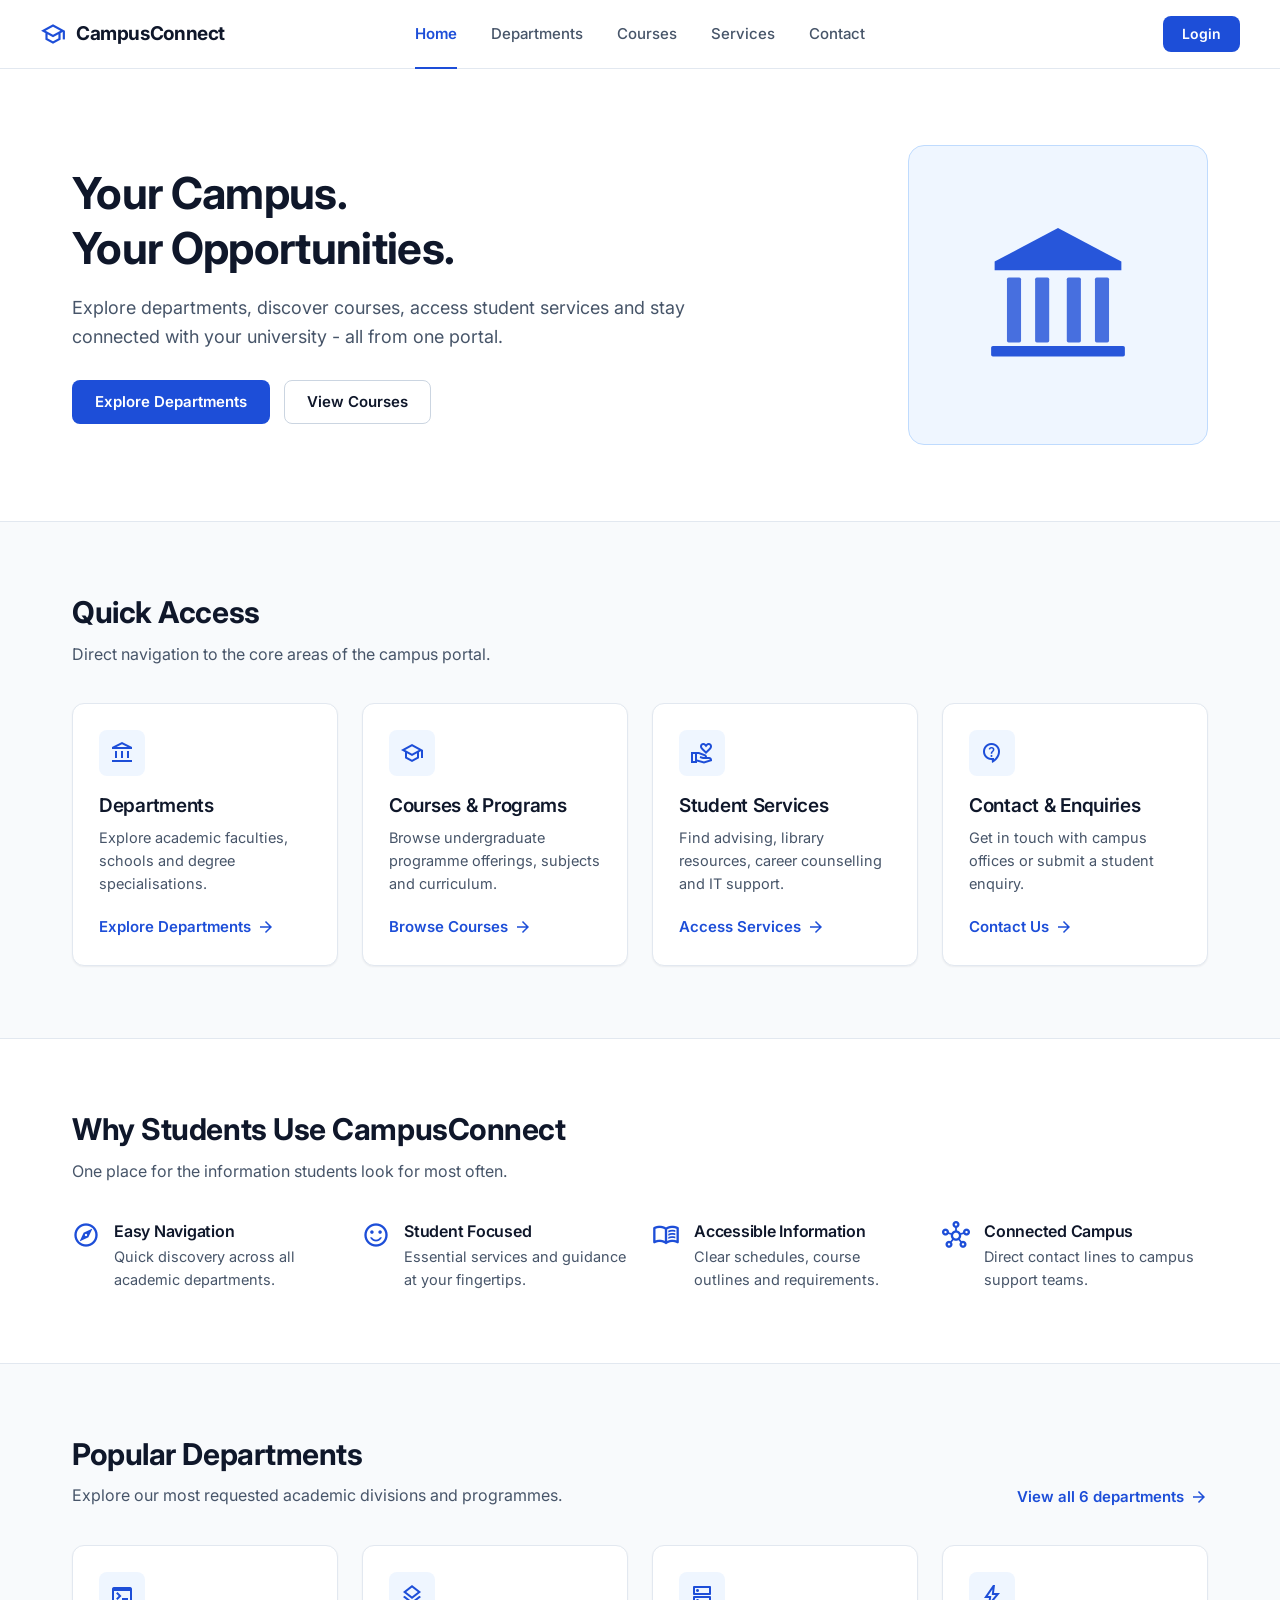
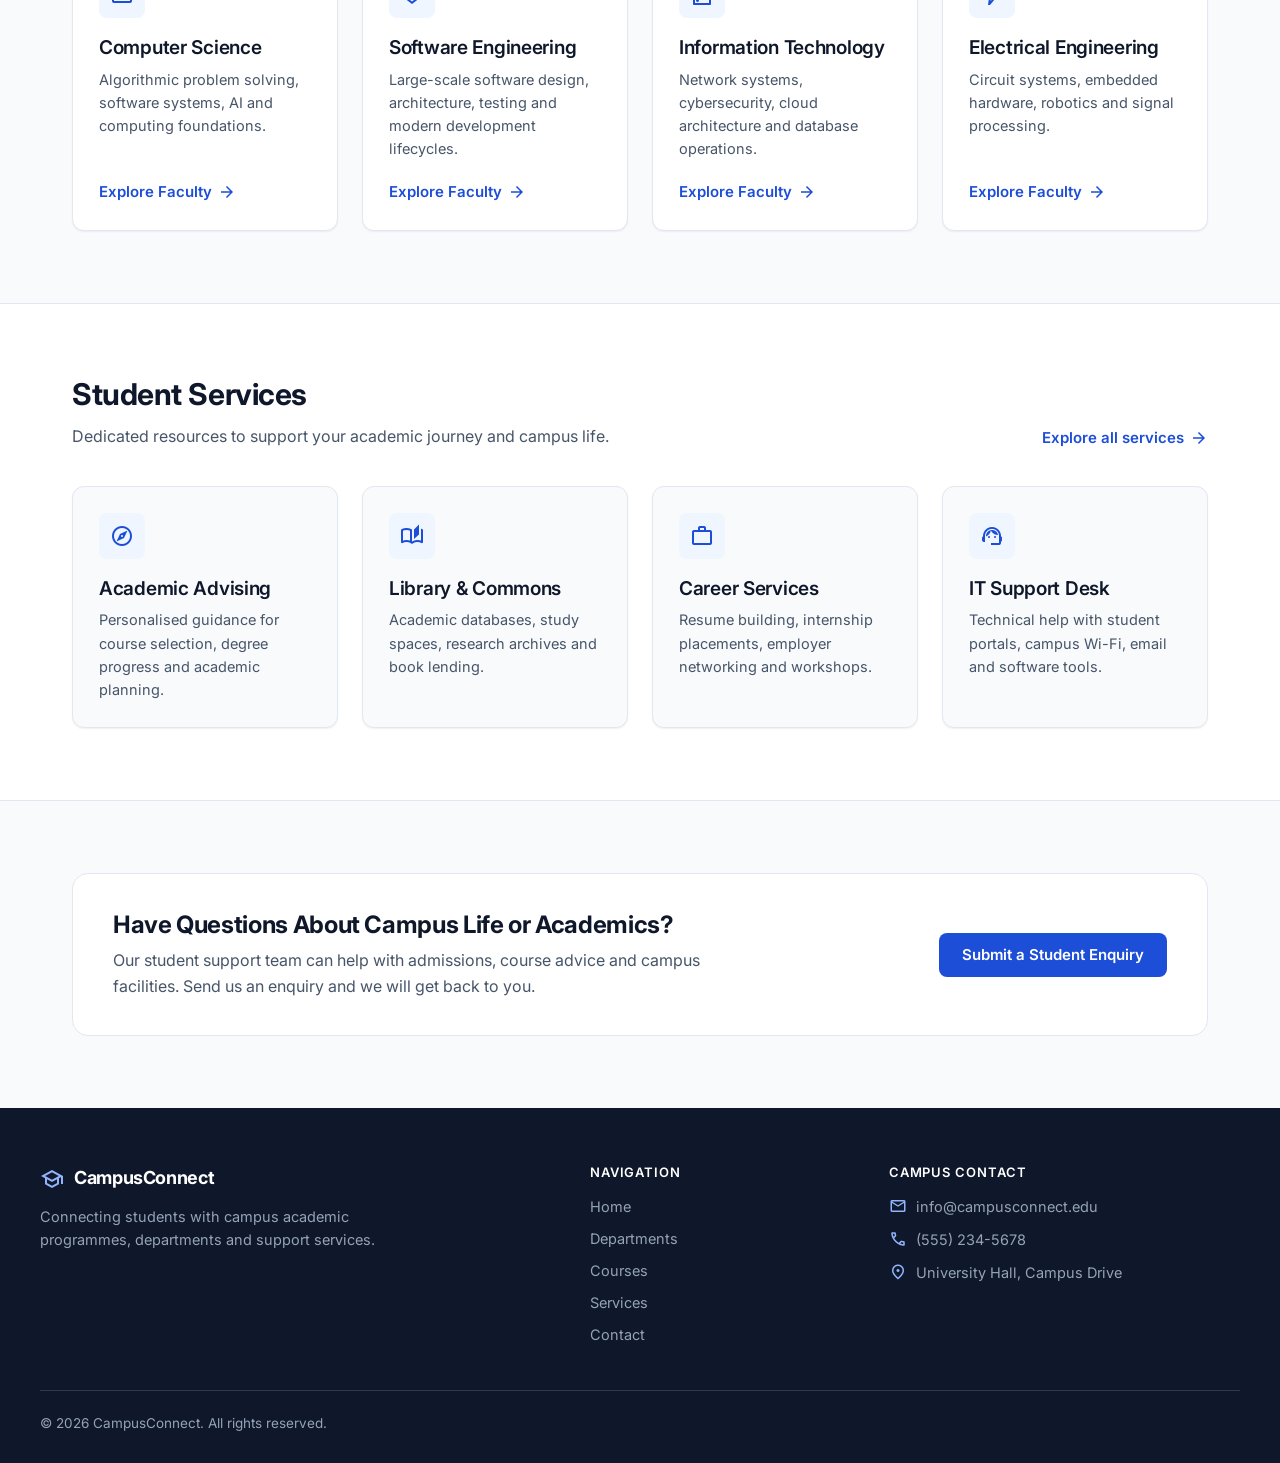
<file: index.html>
<!DOCTYPE html>
<html lang="en">
<head>
<meta charset="utf-8">
<meta name="viewport" content="width=device-width, initial-scale=1.0">
<title>CampusConnect - Home</title>
<meta name="description" content="CampusConnect is a mini university web portal for departments, courses, student services and contact details.">
<link rel="preconnect" href="https://fonts.googleapis.com">
<link rel="preconnect" href="https://fonts.gstatic.com" crossorigin>
<link href="https://fonts.googleapis.com/css2?family=Inter:wght@400;500;600;700&display=swap" rel="stylesheet">
<link href="https://fonts.googleapis.com/css2?family=Material+Symbols+Outlined:opsz,wght,FILL,GRAD@20..48,100..700,0..1,-50..200&display=block" rel="stylesheet">
<link rel="stylesheet" href="css/style.css">
</head>
<body>

<a class="skip-link" href="#main">Skip to main content</a>

<!-- ============================ SHARED HEADER ============================ -->
<header class="site-header">
  <div class="container header-inner">
    <a class="brand" href="index.html">
      <span class="material-symbols-outlined brand-icon">school</span>
      <span class="brand-name">CampusConnect</span>
    </a>

    <nav class="main-nav" aria-label="Main navigation">
      <a class="active" href="index.html" aria-current="page">Home</a>
      <a href="departments.html">Departments</a>
      <a href="courses.html">Courses</a>
      <a href="services.html">Services</a>
      <a href="contact.html">Contact</a>
    </nav>

    <div class="header-actions">
      <a class="btn btn-primary btn-sm" href="#" data-toast="Student login arrives with the database tier. For now, use the enquiry form on the Contact page.">Login</a>
      <button class="nav-toggle" id="navToggle" type="button" aria-label="Toggle navigation" aria-expanded="false" aria-controls="mobileNav">
        <span class="material-symbols-outlined">menu</span>
      </button>
    </div>
  </div>

  <div class="container">
    <nav class="mobile-nav" id="mobileNav" aria-label="Mobile navigation">
      <a class="active" href="index.html" aria-current="page">Home</a>
      <a href="departments.html">Departments</a>
      <a href="courses.html">Courses</a>
      <a href="services.html">Services</a>
      <a href="contact.html">Contact</a>
      <a href="#" data-toast="Student login arrives with the database tier. For now, use the enquiry form on the Contact page.">Login</a>
    </nav>
  </div>
</header>

<main id="main">

  <!-- ------------------------------- Hero ------------------------------- -->
  <section class="hero">
    <div class="container hero-inner">
      <div class="hero-copy">
        <h1>Your Campus.<br>Your Opportunities.</h1>
        <p>
          Explore departments, discover courses, access student services and stay
          connected with your university - all from one portal.
        </p>
        <div class="hero-actions">
          <a class="btn btn-primary" href="departments.html">Explore Departments</a>
          <a class="btn btn-outline" href="courses.html">View Courses</a>
        </div>
      </div>

      <div class="hero-figure">
        <svg viewBox="0 0 200 200" xmlns="http://www.w3.org/2000/svg" aria-hidden="true" fill="none">
          <path d="M100 24L28 62V72H172V62L100 24Z" fill="currentColor" opacity="0.95"></path>
          <rect x="42" y="80" width="16" height="74" rx="2" fill="currentColor" opacity="0.8"></rect>
          <rect x="74" y="80" width="16" height="74" rx="2" fill="currentColor" opacity="0.8"></rect>
          <rect x="110" y="80" width="16" height="74" rx="2" fill="currentColor" opacity="0.8"></rect>
          <rect x="142" y="80" width="16" height="74" rx="2" fill="currentColor" opacity="0.8"></rect>
          <rect x="24" y="158" width="152" height="12" rx="2" fill="currentColor" opacity="0.95"></rect>
        </svg>
      </div>
    </div>
  </section>

  <!-- --------------------------- Quick access --------------------------- -->
  <section class="section">
    <div class="container">
      <div class="section-head">
        <h2>Quick Access</h2>
        <p>Direct navigation to the core areas of the campus portal.</p>
      </div>

      <div class="grid grid-4">
        <a class="card card--link" href="departments.html">
          <span class="card-icon"><span class="material-symbols-outlined">account_balance</span></span>
          <h3>Departments</h3>
          <p>Explore academic faculties, schools and degree specialisations.</p>
          <span class="inline-link">Explore Departments <span class="material-symbols-outlined">arrow_forward</span></span>
        </a>

        <a class="card card--link" href="courses.html">
          <span class="card-icon"><span class="material-symbols-outlined">school</span></span>
          <h3>Courses &amp; Programs</h3>
          <p>Browse undergraduate programme offerings, subjects and curriculum.</p>
          <span class="inline-link">Browse Courses <span class="material-symbols-outlined">arrow_forward</span></span>
        </a>

        <a class="card card--link" href="services.html">
          <span class="card-icon"><span class="material-symbols-outlined">volunteer_activism</span></span>
          <h3>Student Services</h3>
          <p>Find advising, library resources, career counselling and IT support.</p>
          <span class="inline-link">Access Services <span class="material-symbols-outlined">arrow_forward</span></span>
        </a>

        <a class="card card--link" href="contact.html">
          <span class="card-icon"><span class="material-symbols-outlined">contact_support</span></span>
          <h3>Contact &amp; Enquiries</h3>
          <p>Get in touch with campus offices or submit a student enquiry.</p>
          <span class="inline-link">Contact Us <span class="material-symbols-outlined">arrow_forward</span></span>
        </a>
      </div>
    </div>
  </section>

  <!-- --------------------------- Portal values -------------------------- -->
  <section class="section section--surface">
    <div class="container">
      <div class="section-head">
        <h2>Why Students Use CampusConnect</h2>
        <p>One place for the information students look for most often.</p>
      </div>

      <div class="grid grid-4">
        <div class="feature">
          <span class="material-symbols-outlined">explore</span>
          <div>
            <h4>Easy Navigation</h4>
            <p>Quick discovery across all academic departments.</p>
          </div>
        </div>
        <div class="feature">
          <span class="material-symbols-outlined">sentiment_satisfied</span>
          <div>
            <h4>Student Focused</h4>
            <p>Essential services and guidance at your fingertips.</p>
          </div>
        </div>
        <div class="feature">
          <span class="material-symbols-outlined">menu_book</span>
          <div>
            <h4>Accessible Information</h4>
            <p>Clear schedules, course outlines and requirements.</p>
          </div>
        </div>
        <div class="feature">
          <span class="material-symbols-outlined">hub</span>
          <div>
            <h4>Connected Campus</h4>
            <p>Direct contact lines to campus support teams.</p>
          </div>
        </div>
      </div>
    </div>
  </section>

  <!-- ------------------------ Popular departments ----------------------- -->
  <section class="section">
    <div class="container">
      <div class="section-head-row">
        <div class="section-head">
          <h2>Popular Departments</h2>
          <p>Explore our most requested academic divisions and programmes.</p>
        </div>
        <a class="inline-link" href="departments.html">
          View all 6 departments <span class="material-symbols-outlined">arrow_forward</span>
        </a>
      </div>

      <div class="grid grid-4">
        <div class="card">
          <span class="card-icon"><span class="material-symbols-outlined">terminal</span></span>
          <h3>Computer Science</h3>
          <p>Algorithmic problem solving, software systems, AI and computing foundations.</p>
          <a class="inline-link" href="departments.html">Explore Faculty <span class="material-symbols-outlined">arrow_forward</span></a>
        </div>

        <div class="card">
          <span class="card-icon"><span class="material-symbols-outlined">layers</span></span>
          <h3>Software Engineering</h3>
          <p>Large-scale software design, architecture, testing and modern development lifecycles.</p>
          <a class="inline-link" href="departments.html">Explore Faculty <span class="material-symbols-outlined">arrow_forward</span></a>
        </div>

        <div class="card">
          <span class="card-icon"><span class="material-symbols-outlined">dns</span></span>
          <h3>Information Technology</h3>
          <p>Network systems, cybersecurity, cloud architecture and database operations.</p>
          <a class="inline-link" href="departments.html">Explore Faculty <span class="material-symbols-outlined">arrow_forward</span></a>
        </div>

        <div class="card">
          <span class="card-icon"><span class="material-symbols-outlined">bolt</span></span>
          <h3>Electrical Engineering</h3>
          <p>Circuit systems, embedded hardware, robotics and signal processing.</p>
          <a class="inline-link" href="departments.html">Explore Faculty <span class="material-symbols-outlined">arrow_forward</span></a>
        </div>
      </div>
    </div>
  </section>

  <!-- -------------------------- Services preview ------------------------ -->
  <section class="section section--surface">
    <div class="container">
      <div class="section-head-row">
        <div class="section-head">
          <h2>Student Services</h2>
          <p>Dedicated resources to support your academic journey and campus life.</p>
        </div>
        <a class="inline-link" href="services.html">
          Explore all services <span class="material-symbols-outlined">arrow_forward</span>
        </a>
      </div>

      <div class="grid grid-4">
        <div class="card">
          <span class="card-icon"><span class="material-symbols-outlined">explore</span></span>
          <h3>Academic Advising</h3>
          <p>Personalised guidance for course selection, degree progress and academic planning.</p>
        </div>
        <div class="card">
          <span class="card-icon"><span class="material-symbols-outlined">auto_stories</span></span>
          <h3>Library &amp; Commons</h3>
          <p>Academic databases, study spaces, research archives and book lending.</p>
        </div>
        <div class="card">
          <span class="card-icon"><span class="material-symbols-outlined">work</span></span>
          <h3>Career Services</h3>
          <p>Resume building, internship placements, employer networking and workshops.</p>
        </div>
        <div class="card">
          <span class="card-icon"><span class="material-symbols-outlined">support_agent</span></span>
          <h3>IT Support Desk</h3>
          <p>Technical help with student portals, campus Wi-Fi, email and software tools.</p>
        </div>
      </div>
    </div>
  </section>

  <!-- ------------------------------- CTA -------------------------------- -->
  <section class="section">
    <div class="container">
      <div class="cta-band">
        <div>
          <h2>Have Questions About Campus Life or Academics?</h2>
          <p>
            Our student support team can help with admissions, course advice and campus
            facilities. Send us an enquiry and we will get back to you.
          </p>
        </div>
        <a class="btn btn-primary" href="contact.html">Submit a Student Enquiry</a>
      </div>
    </div>
  </section>

</main>

<!-- ============================ SHARED FOOTER ============================ -->
<footer class="site-footer">
  <div class="container">
    <div class="footer-grid">
      <div>
        <a class="footer-brand" href="index.html">
          <span class="material-symbols-outlined">school</span>
          <span class="brand-name">CampusConnect</span>
        </a>
        <p>Connecting students with campus academic programmes, departments and support services.</p>
      </div>

      <div>
        <h3 class="footer-title">Navigation</h3>
        <nav class="footer-links" aria-label="Footer navigation">
          <a href="index.html">Home</a>
          <a href="departments.html">Departments</a>
          <a href="courses.html">Courses</a>
          <a href="services.html">Services</a>
          <a href="contact.html">Contact</a>
        </nav>
      </div>

      <div>
        <h3 class="footer-title">Campus Contact</h3>
        <ul class="footer-contact">
          <li><span class="material-symbols-outlined">mail</span> info@campusconnect.edu</li>
          <li><span class="material-symbols-outlined">call</span> (555) 234-5678</li>
          <li><span class="material-symbols-outlined">location_on</span> University Hall, Campus Drive</li>
        </ul>
      </div>
    </div>

    <div class="footer-bottom">
      <p>&copy; <span id="footerYear">2026</span> CampusConnect. All rights reserved.</p>
    </div>
  </div>
</footer>

<!-- Toast used by placeholder actions such as Login -->
<div class="toast" id="toast" role="status" aria-live="polite">
  <span class="material-symbols-outlined">info</span>
  <span class="toast-text"></span>
</div>

<script src="js/script.js"></script>
</body>
</html>
</file>
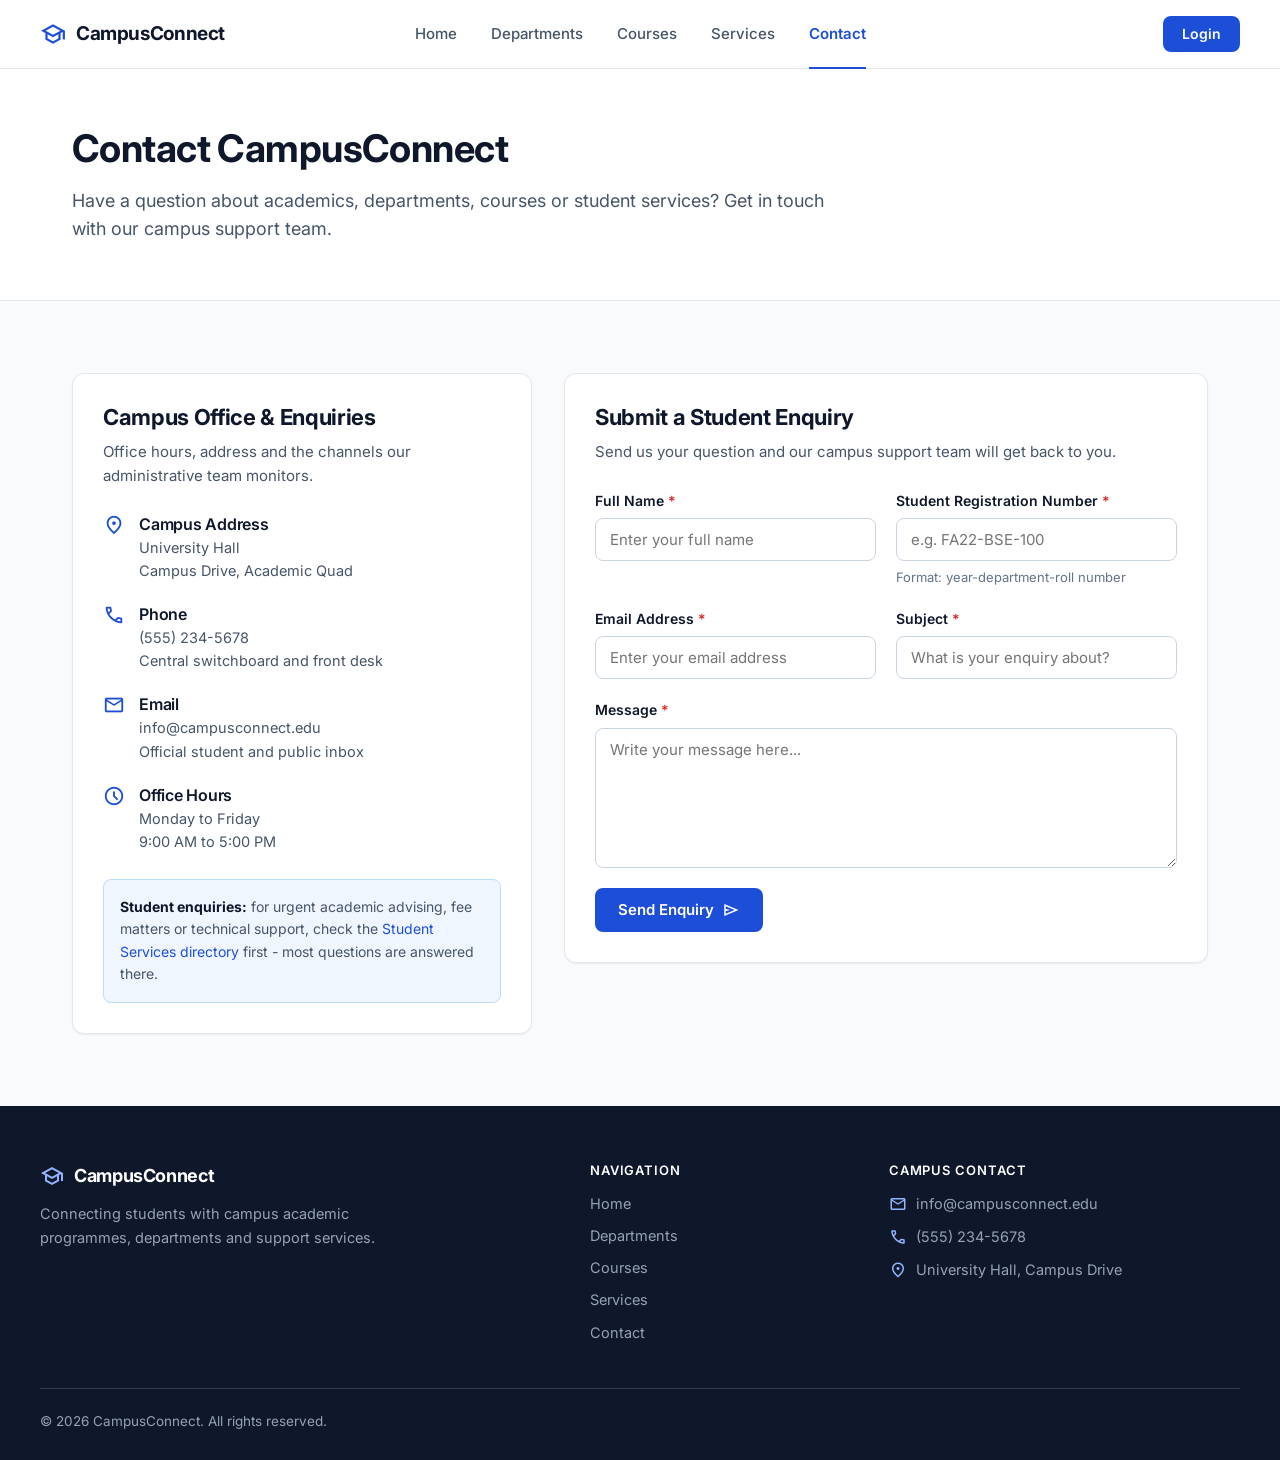
<file: contact.html>
<!DOCTYPE html>
<html lang="en">
<head>
<meta charset="utf-8">
<meta name="viewport" content="width=device-width, initial-scale=1.0">
<title>CampusConnect - Contact</title>
<meta name="description" content="Contact the CampusConnect campus office or submit a student enquiry.">
<link rel="preconnect" href="https://fonts.googleapis.com">
<link rel="preconnect" href="https://fonts.gstatic.com" crossorigin>
<link href="https://fonts.googleapis.com/css2?family=Inter:wght@400;500;600;700&display=swap" rel="stylesheet">
<link href="https://fonts.googleapis.com/css2?family=Material+Symbols+Outlined:opsz,wght,FILL,GRAD@20..48,100..700,0..1,-50..200&display=block" rel="stylesheet">
<link rel="stylesheet" href="css/style.css">
</head>
<body>

<a class="skip-link" href="#main">Skip to main content</a>

<!-- ============================ SHARED HEADER ============================ -->
<header class="site-header">
  <div class="container header-inner">
    <a class="brand" href="index.html">
      <span class="material-symbols-outlined brand-icon">school</span>
      <span class="brand-name">CampusConnect</span>
    </a>

    <nav class="main-nav" aria-label="Main navigation">
      <a href="index.html">Home</a>
      <a href="departments.html">Departments</a>
      <a href="courses.html">Courses</a>
      <a href="services.html">Services</a>
      <a class="active" href="contact.html" aria-current="page">Contact</a>
    </nav>

    <div class="header-actions">
      <a class="btn btn-primary btn-sm" href="#" data-toast="Student login arrives with the database tier. For now, use the enquiry form on the Contact page.">Login</a>
      <button class="nav-toggle" id="navToggle" type="button" aria-label="Toggle navigation" aria-expanded="false" aria-controls="mobileNav">
        <span class="material-symbols-outlined">menu</span>
      </button>
    </div>
  </div>

  <div class="container">
    <nav class="mobile-nav" id="mobileNav" aria-label="Mobile navigation">
      <a href="index.html">Home</a>
      <a href="departments.html">Departments</a>
      <a href="courses.html">Courses</a>
      <a href="services.html">Services</a>
      <a class="active" href="contact.html" aria-current="page">Contact</a>
      <a href="#" data-toast="Student login arrives with the database tier. For now, use the enquiry form on the Contact page.">Login</a>
    </nav>
  </div>
</header>

<main id="main">

  <!-- ---------------------------- Page hero ---------------------------- -->
  <section class="page-hero">
    <div class="container">
      <h1>Contact CampusConnect</h1>
      <p>
        Have a question about academics, departments, courses or student services?
        Get in touch with our campus support team.
      </p>
    </div>
  </section>

  <!-- --------------- Contact details + student enquiry form -------------- -->
  <section class="section">
    <div class="container contact-layout">

      <!-- Left: campus contact details -->
      <div class="panel">
        <h2>Campus Office &amp; Enquiries</h2>
        <p class="panel-sub">Office hours, address and the channels our administrative team monitors.</p>

        <div class="contact-list">
          <div class="contact-item">
            <span class="material-symbols-outlined">location_on</span>
            <div>
              <h4>Campus Address</h4>
              <p>University Hall<br>Campus Drive, Academic Quad</p>
            </div>
          </div>

          <div class="contact-item">
            <span class="material-symbols-outlined">call</span>
            <div>
              <h4>Phone</h4>
              <p>(555) 234-5678<br>Central switchboard and front desk</p>
            </div>
          </div>

          <div class="contact-item">
            <span class="material-symbols-outlined">mail</span>
            <div>
              <h4>Email</h4>
              <p>info@campusconnect.edu<br>Official student and public inbox</p>
            </div>
          </div>

          <div class="contact-item">
            <span class="material-symbols-outlined">schedule</span>
            <div>
              <h4>Office Hours</h4>
              <p>Monday to Friday<br>9:00 AM to 5:00 PM</p>
            </div>
          </div>
        </div>

        <p class="note">
          <strong>Student enquiries:</strong> for urgent academic advising, fee matters or
          technical support, check the
          <a href="services.html">Student Services directory</a> first - most questions are
          answered there.
        </p>
      </div>

      <!-- Right: enquiry form -->
      <div class="panel">
        <h2>Submit a Student Enquiry</h2>
        <p class="panel-sub">Send us your question and our campus support team will get back to you.</p>

        <div class="alert alert-error" id="formError" role="alert">
          <span class="material-symbols-outlined">error</span>
          <span>Please correct the highlighted fields before submitting.</span>
        </div>

        <div class="alert alert-success" id="formSuccess" role="status">
          <span class="material-symbols-outlined">check_circle</span>
          <span>Your enquiry has been submitted successfully. A representative will contact you shortly.</span>
        </div>

        <form class="form-grid" id="enquiryForm" novalidate>
          <div class="form-row">
            <div class="field">
              <label for="fullName">Full Name <span class="req">*</span></label>
              <input class="input" id="fullName" name="fullName" type="text" placeholder="Enter your full name">
              <span class="field-error" id="fullNameError">
                <span class="material-symbols-outlined">priority_high</span> Please enter your name (at least 3 characters).
              </span>
            </div>

            <div class="field">
              <label for="regNumber">Student Registration Number <span class="req">*</span></label>
              <input class="input" id="regNumber" name="regNumber" type="text" placeholder="e.g. FA22-BSE-100">
              <span class="hint">Format: year-department-roll number</span>
              <span class="field-error" id="regNumberError">
                <span class="material-symbols-outlined">priority_high</span> Enter a valid registration number, e.g. FA22-BSE-100 or 2023-SE-045.
              </span>
            </div>
          </div>

          <div class="form-row">
            <div class="field">
              <label for="email">Email Address <span class="req">*</span></label>
              <input class="input" id="email" name="email" type="email" placeholder="Enter your email address">
              <span class="field-error" id="emailError">
                <span class="material-symbols-outlined">priority_high</span> Please enter a valid email address.
              </span>
            </div>

            <div class="field">
              <label for="subject">Subject <span class="req">*</span></label>
              <input class="input" id="subject" name="subject" type="text" placeholder="What is your enquiry about?">
              <span class="field-error" id="subjectError">
                <span class="material-symbols-outlined">priority_high</span> Please enter a subject.
              </span>
            </div>
          </div>

          <div class="field">
            <label for="message">Message <span class="req">*</span></label>
            <textarea class="textarea" id="message" name="message" placeholder="Write your message here..."></textarea>
            <span class="field-error" id="messageError">
              <span class="material-symbols-outlined">priority_high</span> Please enter your message (at least 10 characters).
            </span>
          </div>

          <div>
            <button class="btn btn-primary" type="submit">
              Send Enquiry <span class="material-symbols-outlined">send</span>
            </button>
          </div>
        </form>
      </div>

    </div>
  </section>

</main>

<!-- ============================ SHARED FOOTER ============================ -->
<footer class="site-footer">
  <div class="container">
    <div class="footer-grid">
      <div>
        <a class="footer-brand" href="index.html">
          <span class="material-symbols-outlined">school</span>
          <span class="brand-name">CampusConnect</span>
        </a>
        <p>Connecting students with campus academic programmes, departments and support services.</p>
      </div>

      <div>
        <h3 class="footer-title">Navigation</h3>
        <nav class="footer-links" aria-label="Footer navigation">
          <a href="index.html">Home</a>
          <a href="departments.html">Departments</a>
          <a href="courses.html">Courses</a>
          <a href="services.html">Services</a>
          <a href="contact.html">Contact</a>
        </nav>
      </div>

      <div>
        <h3 class="footer-title">Campus Contact</h3>
        <ul class="footer-contact">
          <li><span class="material-symbols-outlined">mail</span> info@campusconnect.edu</li>
          <li><span class="material-symbols-outlined">call</span> (555) 234-5678</li>
          <li><span class="material-symbols-outlined">location_on</span> University Hall, Campus Drive</li>
        </ul>
      </div>
    </div>

    <div class="footer-bottom">
      <p>&copy; <span id="footerYear">2026</span> CampusConnect. All rights reserved.</p>
    </div>
  </div>
</footer>

<!-- Toast used by placeholder actions such as Login -->
<div class="toast" id="toast" role="status" aria-live="polite">
  <span class="material-symbols-outlined">info</span>
  <span class="toast-text"></span>
</div>

<script src="js/script.js"></script>
</body>
</html>
</file>
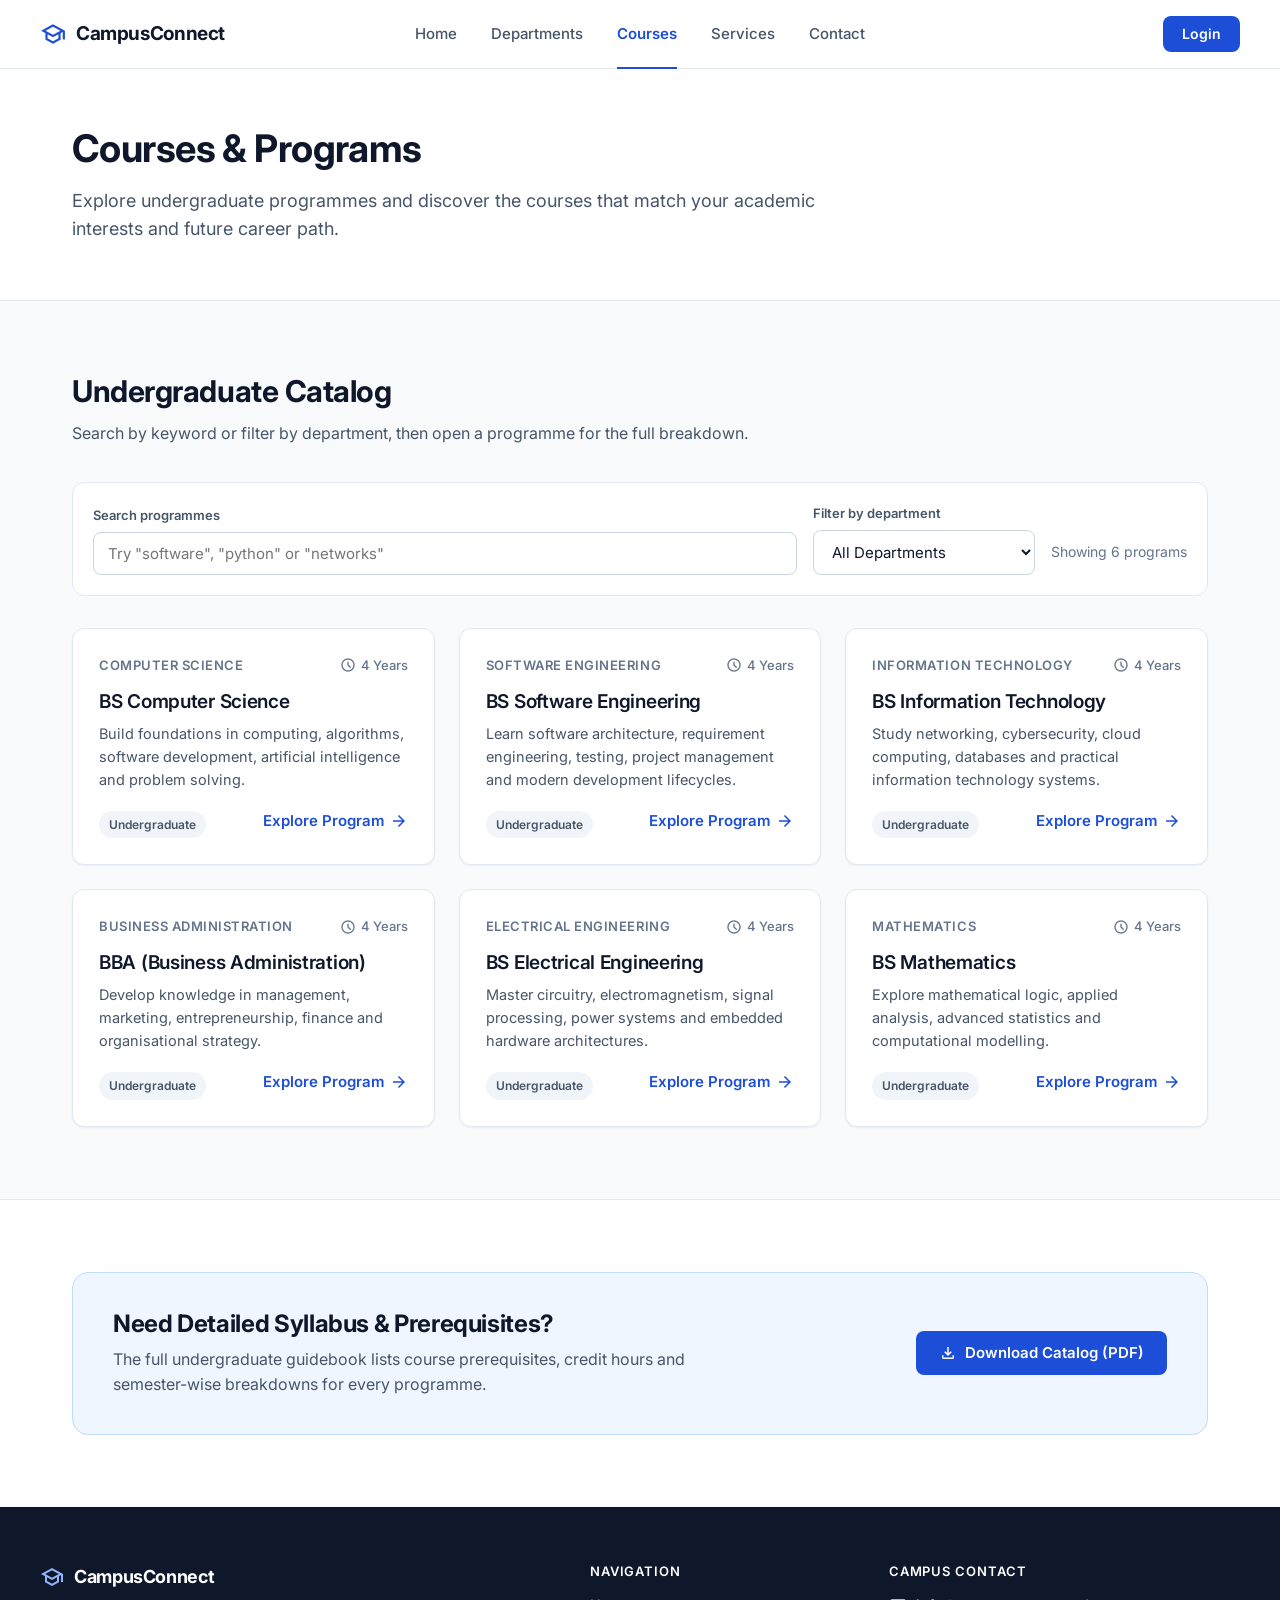
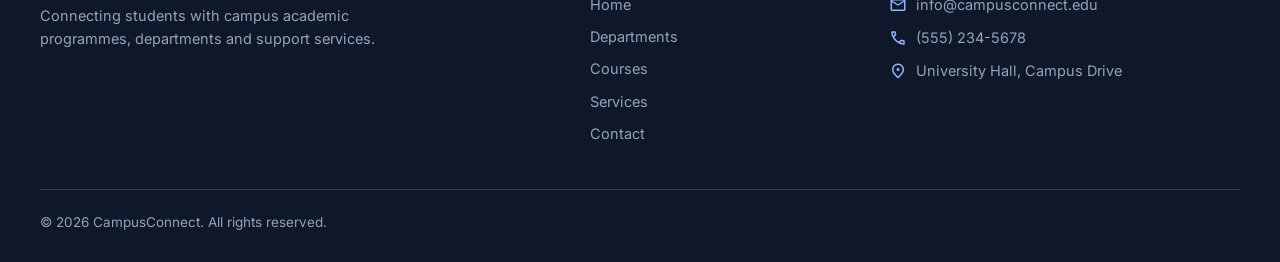
<file: courses.html>
<!DOCTYPE html>
<html lang="en">
<head>
<meta charset="utf-8">
<meta name="viewport" content="width=device-width, initial-scale=1.0">
<title>CampusConnect - Courses</title>
<meta name="description" content="Browse undergraduate programmes at CampusConnect, with subjects, skills and faculty details for each one.">
<link rel="preconnect" href="https://fonts.googleapis.com">
<link rel="preconnect" href="https://fonts.gstatic.com" crossorigin>
<link href="https://fonts.googleapis.com/css2?family=Inter:wght@400;500;600;700&display=swap" rel="stylesheet">
<link href="https://fonts.googleapis.com/css2?family=Material+Symbols+Outlined:opsz,wght,FILL,GRAD@20..48,100..700,0..1,-50..200&display=block" rel="stylesheet">
<link rel="stylesheet" href="css/style.css">
</head>
<body>

<a class="skip-link" href="#main">Skip to main content</a>

<!-- ============================ SHARED HEADER ============================ -->
<header class="site-header">
  <div class="container header-inner">
    <a class="brand" href="index.html">
      <span class="material-symbols-outlined brand-icon">school</span>
      <span class="brand-name">CampusConnect</span>
    </a>

    <nav class="main-nav" aria-label="Main navigation">
      <a href="index.html">Home</a>
      <a href="departments.html">Departments</a>
      <a class="active" href="courses.html" aria-current="page">Courses</a>
      <a href="services.html">Services</a>
      <a href="contact.html">Contact</a>
    </nav>

    <div class="header-actions">
      <a class="btn btn-primary btn-sm" href="#" data-toast="Student login arrives with the database tier. For now, use the enquiry form on the Contact page.">Login</a>
      <button class="nav-toggle" id="navToggle" type="button" aria-label="Toggle navigation" aria-expanded="false" aria-controls="mobileNav">
        <span class="material-symbols-outlined">menu</span>
      </button>
    </div>
  </div>

  <div class="container">
    <nav class="mobile-nav" id="mobileNav" aria-label="Mobile navigation">
      <a href="index.html">Home</a>
      <a href="departments.html">Departments</a>
      <a class="active" href="courses.html" aria-current="page">Courses</a>
      <a href="services.html">Services</a>
      <a href="contact.html">Contact</a>
      <a href="#" data-toast="Student login arrives with the database tier. For now, use the enquiry form on the Contact page.">Login</a>
    </nav>
  </div>
</header>

<main id="main">

  <!-- ---------------------------- Page hero ---------------------------- -->
  <section class="page-hero">
    <div class="container">
      <h1>Courses &amp; Programs</h1>
      <p>
        Explore undergraduate programmes and discover the courses that match your
        academic interests and future career path.
      </p>
    </div>
  </section>

  <!-- ------------------ Catalog: filters + programme grid ---------------- -->
  <section class="section">
    <div class="container">
      <div class="section-head">
        <h2>Undergraduate Catalog</h2>
        <p>Search by keyword or filter by department, then open a programme for the full breakdown.</p>
      </div>

      <div class="filter-bar">
        <div class="filter-field filter-field--grow">
          <label for="courseSearch">Search programmes</label>
          <input class="input" id="courseSearch" type="search" placeholder="Try &quot;software&quot;, &quot;python&quot; or &quot;networks&quot;">
        </div>

        <div class="filter-field">
          <label for="departmentFilter">Filter by department</label>
          <select class="select" id="departmentFilter">
            <option value="all">All Departments</option>
            <option value="cs">Computer Science</option>
            <option value="se">Software Engineering</option>
            <option value="it">Information Technology</option>
            <option value="ee">Electrical Engineering</option>
            <option value="bba">Business Administration</option>
            <option value="math">Mathematics</option>
          </select>
        </div>

        <p class="filter-count" id="courseCount">Showing 6 programs</p>
      </div>

      <div class="grid grid-3" id="courseList">
        <article class="course-card card" data-department="cs"
                 data-keywords="bs computer science algorithms artificial intelligence machine learning python c++ java sql software development problem solving">
          <div class="course-meta">
            <span>Computer Science</span>
            <span class="duration"><span class="material-symbols-outlined">schedule</span> 4 Years</span>
          </div>
          <h3>BS Computer Science</h3>
          <p>Build foundations in computing, algorithms, software development, artificial intelligence and problem solving.</p>
          <div class="card-footer">
            <span class="tag">Undergraduate</span>
            <button class="card-action" type="button" data-program="cs">
              Explore Program <span class="material-symbols-outlined">arrow_forward</span>
            </button>
          </div>
        </article>

        <article class="course-card card" data-department="se"
                 data-keywords="bs software engineering requirements architecture testing agile scrum web technologies html css javascript databases c++ python uml">
          <div class="course-meta">
            <span>Software Engineering</span>
            <span class="duration"><span class="material-symbols-outlined">schedule</span> 4 Years</span>
          </div>
          <h3>BS Software Engineering</h3>
          <p>Learn software architecture, requirement engineering, testing, project management and modern development lifecycles.</p>
          <div class="card-footer">
            <span class="tag">Undergraduate</span>
            <button class="card-action" type="button" data-program="se">
              Explore Program <span class="material-symbols-outlined">arrow_forward</span>
            </button>
          </div>
        </article>

        <article class="course-card card" data-department="it"
                 data-keywords="bs information technology networks networking cybersecurity security cloud computing databases linux system administration">
          <div class="course-meta">
            <span>Information Technology</span>
            <span class="duration"><span class="material-symbols-outlined">schedule</span> 4 Years</span>
          </div>
          <h3>BS Information Technology</h3>
          <p>Study networking, cybersecurity, cloud computing, databases and practical information technology systems.</p>
          <div class="card-footer">
            <span class="tag">Undergraduate</span>
            <button class="card-action" type="button" data-program="it">
              Explore Program <span class="material-symbols-outlined">arrow_forward</span>
            </button>
          </div>
        </article>

        <article class="course-card card" data-department="bba"
                 data-keywords="bba business administration management marketing entrepreneurship finance accounting economics organisational strategy">
          <div class="course-meta">
            <span>Business Administration</span>
            <span class="duration"><span class="material-symbols-outlined">schedule</span> 4 Years</span>
          </div>
          <h3>BBA (Business Administration)</h3>
          <p>Develop knowledge in management, marketing, entrepreneurship, finance and organisational strategy.</p>
          <div class="card-footer">
            <span class="tag">Undergraduate</span>
            <button class="card-action" type="button" data-program="bba">
              Explore Program <span class="material-symbols-outlined">arrow_forward</span>
            </button>
          </div>
        </article>

        <article class="course-card card" data-department="ee"
                 data-keywords="bs electrical engineering circuits electromagnetism signal processing power systems embedded hardware robotics matlab microcontrollers">
          <div class="course-meta">
            <span>Electrical Engineering</span>
            <span class="duration"><span class="material-symbols-outlined">schedule</span> 4 Years</span>
          </div>
          <h3>BS Electrical Engineering</h3>
          <p>Master circuitry, electromagnetism, signal processing, power systems and embedded hardware architectures.</p>
          <div class="card-footer">
            <span class="tag">Undergraduate</span>
            <button class="card-action" type="button" data-program="ee">
              Explore Program <span class="material-symbols-outlined">arrow_forward</span>
            </button>
          </div>
        </article>

        <article class="course-card card" data-department="math"
                 data-keywords="bs mathematics logic calculus algebra analysis statistics numerical computational modelling probability r python">
          <div class="course-meta">
            <span>Mathematics</span>
            <span class="duration"><span class="material-symbols-outlined">schedule</span> 4 Years</span>
          </div>
          <h3>BS Mathematics</h3>
          <p>Explore mathematical logic, applied analysis, advanced statistics and computational modelling.</p>
          <div class="card-footer">
            <span class="tag">Undergraduate</span>
            <button class="card-action" type="button" data-program="math">
              Explore Program <span class="material-symbols-outlined">arrow_forward</span>
            </button>
          </div>
        </article>
      </div>

      <div class="empty-state" id="courseEmpty" hidden>
        <span class="material-symbols-outlined">search_off</span>
        <h3>No programmes found</h3>
        <p>
          We could not find a programme matching your search. Try a broader keyword or
          reset the filters.
        </p>
        <button class="btn btn-outline" id="clearFilters" type="button">
          <span class="material-symbols-outlined">restart_alt</span> Clear Filters
        </button>
      </div>
    </div>
  </section>

  <!-- --------------------------- Catalog banner ------------------------- -->
  <section class="section section--surface">
    <div class="container">
      <div class="cta-band">
        <div>
          <h2>Need Detailed Syllabus &amp; Prerequisites?</h2>
          <p>
            The full undergraduate guidebook lists course prerequisites, credit hours and
            semester-wise breakdowns for every programme.
          </p>
        </div>
        <button class="btn btn-primary" type="button"
                data-toast="The catalog PDF is not uploaded yet - it will be linked here once it is ready.">
          <span class="material-symbols-outlined">file_download</span> Download Catalog (PDF)
        </button>
      </div>
    </div>
  </section>

</main>

<!-- ============================ SHARED FOOTER ============================ -->
<footer class="site-footer">
  <div class="container">
    <div class="footer-grid">
      <div>
        <a class="footer-brand" href="index.html">
          <span class="material-symbols-outlined">school</span>
          <span class="brand-name">CampusConnect</span>
        </a>
        <p>Connecting students with campus academic programmes, departments and support services.</p>
      </div>

      <div>
        <h3 class="footer-title">Navigation</h3>
        <nav class="footer-links" aria-label="Footer navigation">
          <a href="index.html">Home</a>
          <a href="departments.html">Departments</a>
          <a href="courses.html">Courses</a>
          <a href="services.html">Services</a>
          <a href="contact.html">Contact</a>
        </nav>
      </div>

      <div>
        <h3 class="footer-title">Campus Contact</h3>
        <ul class="footer-contact">
          <li><span class="material-symbols-outlined">mail</span> info@campusconnect.edu</li>
          <li><span class="material-symbols-outlined">call</span> (555) 234-5678</li>
          <li><span class="material-symbols-outlined">location_on</span> University Hall, Campus Drive</li>
        </ul>
      </div>
    </div>

    <div class="footer-bottom">
      <p>&copy; <span id="footerYear">2026</span> CampusConnect. All rights reserved.</p>
    </div>
  </div>
</footer>

<!-- Detail dialog: filled in by js/script.js -->
<div class="modal" id="detailModal" hidden>
  <div class="modal-backdrop" data-close></div>
  <div class="modal-panel" role="dialog" aria-modal="true" aria-label="Details">
    <button class="modal-close" type="button" data-close aria-label="Close details">
      <span class="material-symbols-outlined">close</span>
    </button>
    <div id="modalBody"></div>
  </div>
</div>

<!-- Toast used by placeholder actions such as Login -->
<div class="toast" id="toast" role="status" aria-live="polite">
  <span class="material-symbols-outlined">info</span>
  <span class="toast-text"></span>
</div>

<script src="js/script.js"></script>
</body>
</html>
</file>
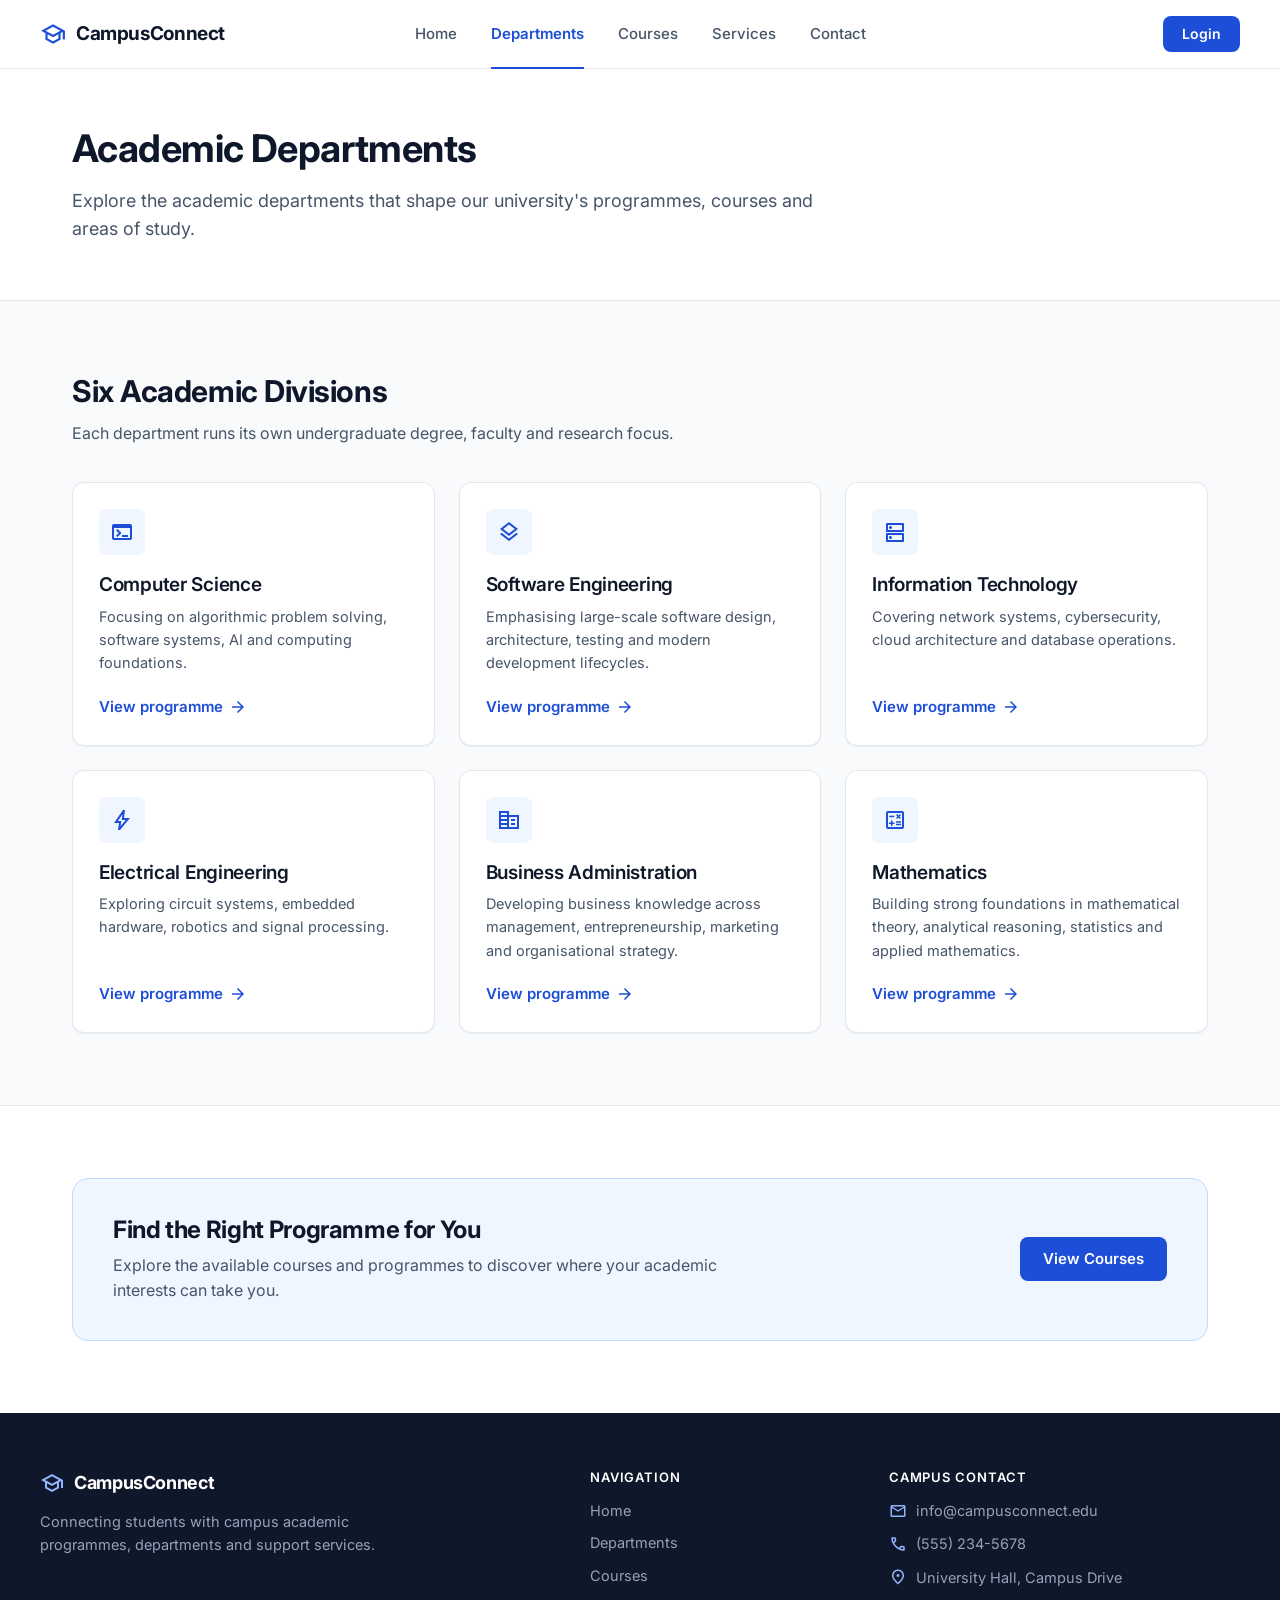
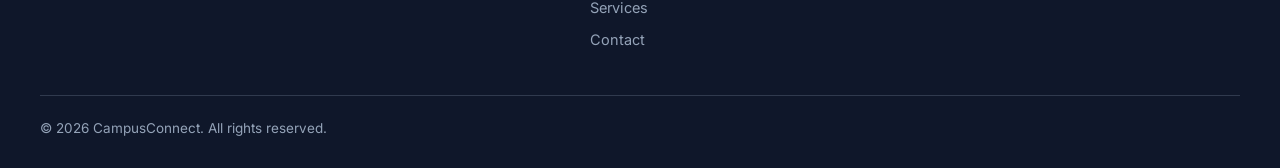
<file: departments.html>
<!DOCTYPE html>
<html lang="en">
<head>
<meta charset="utf-8">
<meta name="viewport" content="width=device-width, initial-scale=1.0">
<title>CampusConnect - Departments</title>
<meta name="description" content="Explore the six academic departments at CampusConnect and the programmes each one offers.">
<link rel="preconnect" href="https://fonts.googleapis.com">
<link rel="preconnect" href="https://fonts.gstatic.com" crossorigin>
<link href="https://fonts.googleapis.com/css2?family=Inter:wght@400;500;600;700&display=swap" rel="stylesheet">
<link href="https://fonts.googleapis.com/css2?family=Material+Symbols+Outlined:opsz,wght,FILL,GRAD@20..48,100..700,0..1,-50..200&display=block" rel="stylesheet">
<link rel="stylesheet" href="css/style.css">
</head>
<body>

<a class="skip-link" href="#main">Skip to main content</a>

<!-- ============================ SHARED HEADER ============================ -->
<header class="site-header">
  <div class="container header-inner">
    <a class="brand" href="index.html">
      <span class="material-symbols-outlined brand-icon">school</span>
      <span class="brand-name">CampusConnect</span>
    </a>

    <nav class="main-nav" aria-label="Main navigation">
      <a href="index.html">Home</a>
      <a class="active" href="departments.html" aria-current="page">Departments</a>
      <a href="courses.html">Courses</a>
      <a href="services.html">Services</a>
      <a href="contact.html">Contact</a>
    </nav>

    <div class="header-actions">
      <a class="btn btn-primary btn-sm" href="#" data-toast="Student login arrives with the database tier. For now, use the enquiry form on the Contact page.">Login</a>
      <button class="nav-toggle" id="navToggle" type="button" aria-label="Toggle navigation" aria-expanded="false" aria-controls="mobileNav">
        <span class="material-symbols-outlined">menu</span>
      </button>
    </div>
  </div>

  <div class="container">
    <nav class="mobile-nav" id="mobileNav" aria-label="Mobile navigation">
      <a href="index.html">Home</a>
      <a class="active" href="departments.html" aria-current="page">Departments</a>
      <a href="courses.html">Courses</a>
      <a href="services.html">Services</a>
      <a href="contact.html">Contact</a>
      <a href="#" data-toast="Student login arrives with the database tier. For now, use the enquiry form on the Contact page.">Login</a>
    </nav>
  </div>
</header>

<main id="main">

  <!-- ---------------------------- Page hero ---------------------------- -->
  <section class="page-hero">
    <div class="container">
      <h1>Academic Departments</h1>
      <p>
        Explore the academic departments that shape our university's programmes,
        courses and areas of study.
      </p>
    </div>
  </section>

  <!-- -------------------------- Departments grid ------------------------ -->
  <section class="section">
    <div class="container">
      <div class="section-head">
        <h2>Six Academic Divisions</h2>
        <p>Each department runs its own undergraduate degree, faculty and research focus.</p>
      </div>

      <div class="grid grid-3">
        <div class="card">
          <span class="card-icon"><span class="material-symbols-outlined">terminal</span></span>
          <h3>Computer Science</h3>
          <p>Focusing on algorithmic problem solving, software systems, AI and computing foundations.</p>
          <a class="inline-link" href="courses.html">View programme <span class="material-symbols-outlined">arrow_forward</span></a>
        </div>

        <div class="card">
          <span class="card-icon"><span class="material-symbols-outlined">layers</span></span>
          <h3>Software Engineering</h3>
          <p>Emphasising large-scale software design, architecture, testing and modern development lifecycles.</p>
          <a class="inline-link" href="courses.html">View programme <span class="material-symbols-outlined">arrow_forward</span></a>
        </div>

        <div class="card">
          <span class="card-icon"><span class="material-symbols-outlined">dns</span></span>
          <h3>Information Technology</h3>
          <p>Covering network systems, cybersecurity, cloud architecture and database operations.</p>
          <a class="inline-link" href="courses.html">View programme <span class="material-symbols-outlined">arrow_forward</span></a>
        </div>

        <div class="card">
          <span class="card-icon"><span class="material-symbols-outlined">bolt</span></span>
          <h3>Electrical Engineering</h3>
          <p>Exploring circuit systems, embedded hardware, robotics and signal processing.</p>
          <a class="inline-link" href="courses.html">View programme <span class="material-symbols-outlined">arrow_forward</span></a>
        </div>

        <div class="card">
          <span class="card-icon"><span class="material-symbols-outlined">corporate_fare</span></span>
          <h3>Business Administration</h3>
          <p>Developing business knowledge across management, entrepreneurship, marketing and organisational strategy.</p>
          <a class="inline-link" href="courses.html">View programme <span class="material-symbols-outlined">arrow_forward</span></a>
        </div>

        <div class="card">
          <span class="card-icon"><span class="material-symbols-outlined">calculate</span></span>
          <h3>Mathematics</h3>
          <p>Building strong foundations in mathematical theory, analytical reasoning, statistics and applied mathematics.</p>
          <a class="inline-link" href="courses.html">View programme <span class="material-symbols-outlined">arrow_forward</span></a>
        </div>
      </div>
    </div>
  </section>

  <!-- ------------------------------- CTA -------------------------------- -->
  <section class="section section--surface">
    <div class="container">
      <div class="cta-band">
        <div>
          <h2>Find the Right Programme for You</h2>
          <p>
            Explore the available courses and programmes to discover where your academic
            interests can take you.
          </p>
        </div>
        <a class="btn btn-primary" href="courses.html">View Courses</a>
      </div>
    </div>
  </section>

</main>

<!-- ============================ SHARED FOOTER ============================ -->
<footer class="site-footer">
  <div class="container">
    <div class="footer-grid">
      <div>
        <a class="footer-brand" href="index.html">
          <span class="material-symbols-outlined">school</span>
          <span class="brand-name">CampusConnect</span>
        </a>
        <p>Connecting students with campus academic programmes, departments and support services.</p>
      </div>

      <div>
        <h3 class="footer-title">Navigation</h3>
        <nav class="footer-links" aria-label="Footer navigation">
          <a href="index.html">Home</a>
          <a href="departments.html">Departments</a>
          <a href="courses.html">Courses</a>
          <a href="services.html">Services</a>
          <a href="contact.html">Contact</a>
        </nav>
      </div>

      <div>
        <h3 class="footer-title">Campus Contact</h3>
        <ul class="footer-contact">
          <li><span class="material-symbols-outlined">mail</span> info@campusconnect.edu</li>
          <li><span class="material-symbols-outlined">call</span> (555) 234-5678</li>
          <li><span class="material-symbols-outlined">location_on</span> University Hall, Campus Drive</li>
        </ul>
      </div>
    </div>

    <div class="footer-bottom">
      <p>&copy; <span id="footerYear">2026</span> CampusConnect. All rights reserved.</p>
    </div>
  </div>
</footer>

<!-- Toast used by placeholder actions such as Login -->
<div class="toast" id="toast" role="status" aria-live="polite">
  <span class="material-symbols-outlined">info</span>
  <span class="toast-text"></span>
</div>

<script src="js/script.js"></script>
</body>
</html>
</file>
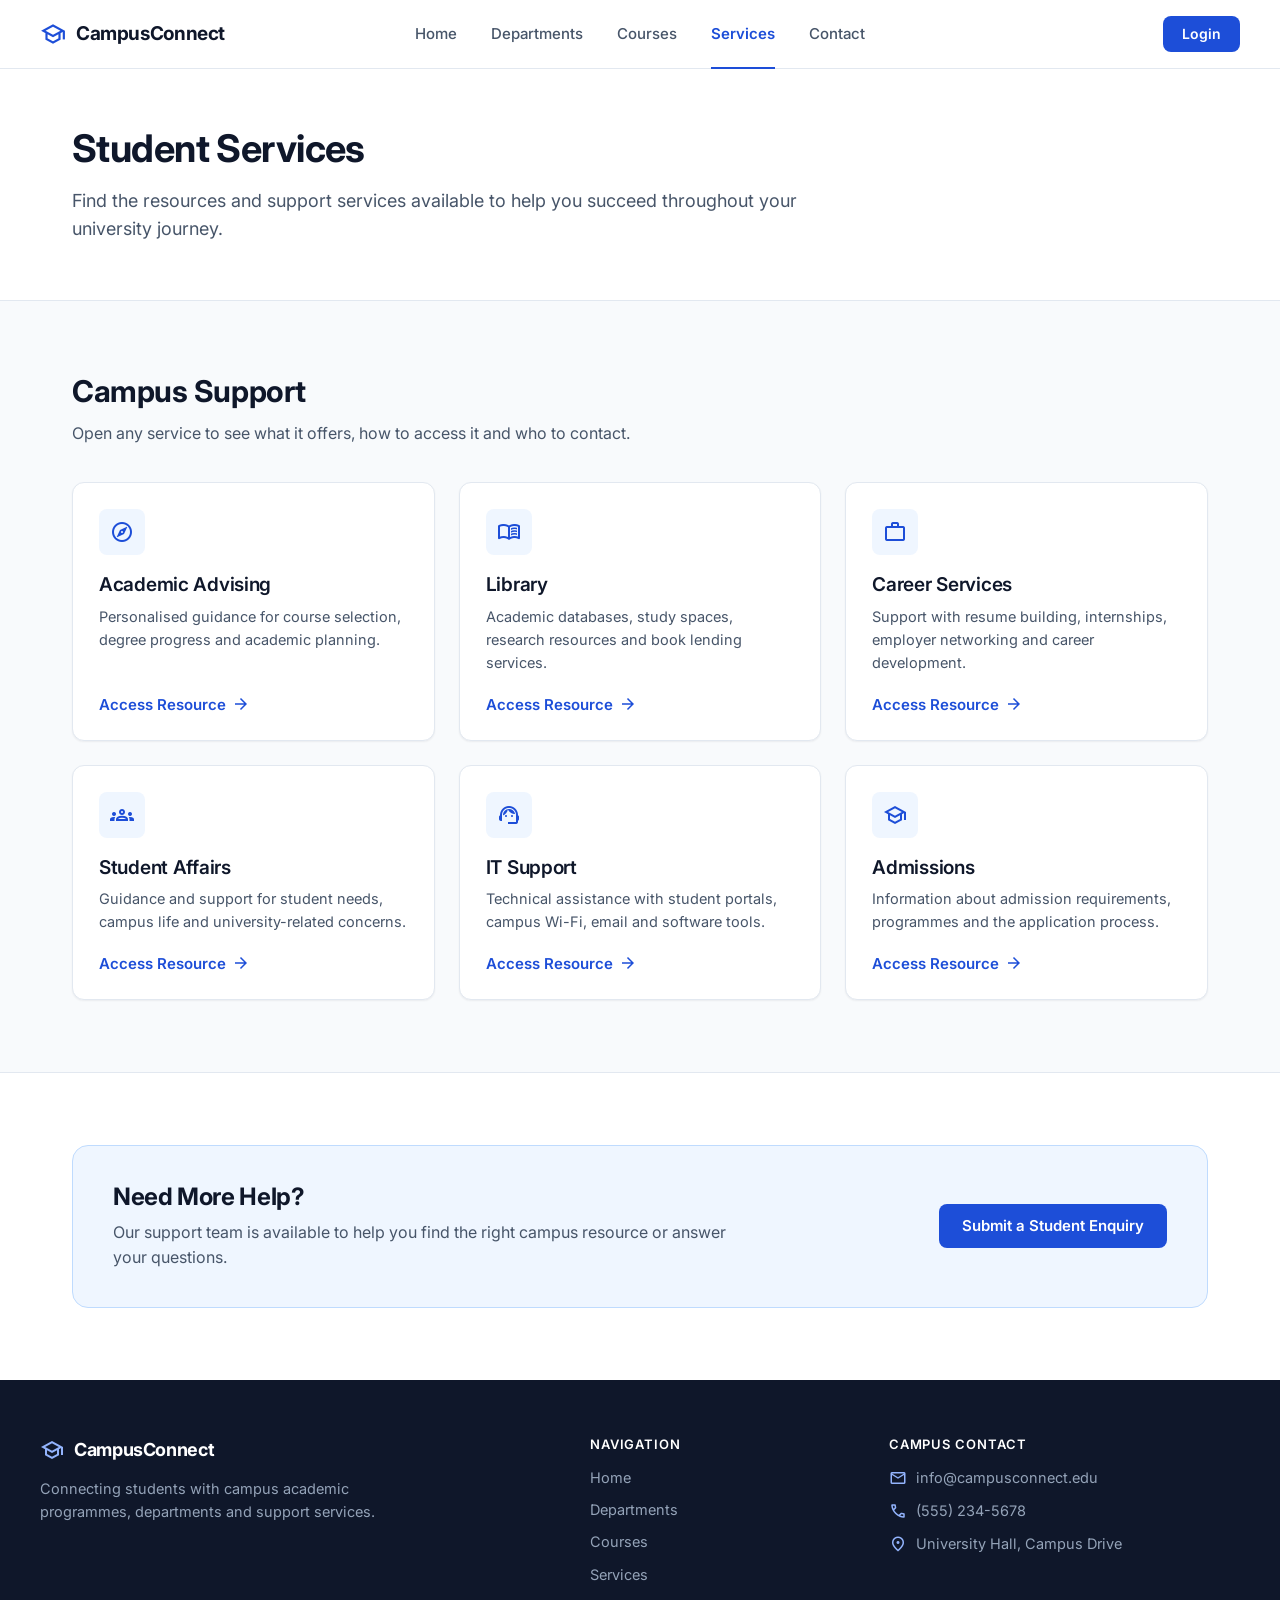
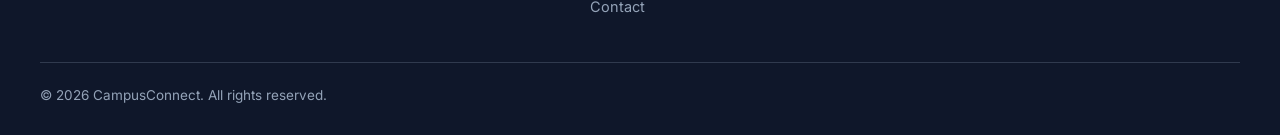
<file: services.html>
<!DOCTYPE html>
<html lang="en">
<head>
<meta charset="utf-8">
<meta name="viewport" content="width=device-width, initial-scale=1.0">
<title>CampusConnect - Services</title>
<meta name="description" content="Academic advising, library, careers, student affairs, IT support and admissions services for CampusConnect students.">
<link rel="preconnect" href="https://fonts.googleapis.com">
<link rel="preconnect" href="https://fonts.gstatic.com" crossorigin>
<link href="https://fonts.googleapis.com/css2?family=Inter:wght@400;500;600;700&display=swap" rel="stylesheet">
<link href="https://fonts.googleapis.com/css2?family=Material+Symbols+Outlined:opsz,wght,FILL,GRAD@20..48,100..700,0..1,-50..200&display=block" rel="stylesheet">
<link rel="stylesheet" href="css/style.css">
</head>
<body>

<a class="skip-link" href="#main">Skip to main content</a>

<!-- ============================ SHARED HEADER ============================ -->
<header class="site-header">
  <div class="container header-inner">
    <a class="brand" href="index.html">
      <span class="material-symbols-outlined brand-icon">school</span>
      <span class="brand-name">CampusConnect</span>
    </a>

    <nav class="main-nav" aria-label="Main navigation">
      <a href="index.html">Home</a>
      <a href="departments.html">Departments</a>
      <a href="courses.html">Courses</a>
      <a class="active" href="services.html" aria-current="page">Services</a>
      <a href="contact.html">Contact</a>
    </nav>

    <div class="header-actions">
      <a class="btn btn-primary btn-sm" href="#" data-toast="Student login arrives with the database tier. For now, use the enquiry form on the Contact page.">Login</a>
      <button class="nav-toggle" id="navToggle" type="button" aria-label="Toggle navigation" aria-expanded="false" aria-controls="mobileNav">
        <span class="material-symbols-outlined">menu</span>
      </button>
    </div>
  </div>

  <div class="container">
    <nav class="mobile-nav" id="mobileNav" aria-label="Mobile navigation">
      <a href="index.html">Home</a>
      <a href="departments.html">Departments</a>
      <a href="courses.html">Courses</a>
      <a class="active" href="services.html" aria-current="page">Services</a>
      <a href="contact.html">Contact</a>
      <a href="#" data-toast="Student login arrives with the database tier. For now, use the enquiry form on the Contact page.">Login</a>
    </nav>
  </div>
</header>

<main id="main">

  <!-- ---------------------------- Page hero ---------------------------- -->
  <section class="page-hero">
    <div class="container">
      <h1>Student Services</h1>
      <p>
        Find the resources and support services available to help you succeed
        throughout your university journey.
      </p>
    </div>
  </section>

  <!-- --------------------------- Services grid -------------------------- -->
  <section class="section">
    <div class="container">
      <div class="section-head">
        <h2>Campus Support</h2>
        <p>Open any service to see what it offers, how to access it and who to contact.</p>
      </div>

      <div class="grid grid-3">
        <div class="card">
          <span class="card-icon"><span class="material-symbols-outlined">explore</span></span>
          <h3>Academic Advising</h3>
          <p>Personalised guidance for course selection, degree progress and academic planning.</p>
          <button class="card-action" type="button" data-service="advising">
            Access Resource <span class="material-symbols-outlined">arrow_forward</span>
          </button>
        </div>

        <div class="card">
          <span class="card-icon"><span class="material-symbols-outlined">menu_book</span></span>
          <h3>Library</h3>
          <p>Academic databases, study spaces, research resources and book lending services.</p>
          <button class="card-action" type="button" data-service="library">
            Access Resource <span class="material-symbols-outlined">arrow_forward</span>
          </button>
        </div>

        <div class="card">
          <span class="card-icon"><span class="material-symbols-outlined">work</span></span>
          <h3>Career Services</h3>
          <p>Support with resume building, internships, employer networking and career development.</p>
          <button class="card-action" type="button" data-service="career">
            Access Resource <span class="material-symbols-outlined">arrow_forward</span>
          </button>
        </div>

        <div class="card">
          <span class="card-icon"><span class="material-symbols-outlined">groups</span></span>
          <h3>Student Affairs</h3>
          <p>Guidance and support for student needs, campus life and university-related concerns.</p>
          <button class="card-action" type="button" data-service="affairs">
            Access Resource <span class="material-symbols-outlined">arrow_forward</span>
          </button>
        </div>

        <div class="card">
          <span class="card-icon"><span class="material-symbols-outlined">support_agent</span></span>
          <h3>IT Support</h3>
          <p>Technical assistance with student portals, campus Wi-Fi, email and software tools.</p>
          <button class="card-action" type="button" data-service="it">
            Access Resource <span class="material-symbols-outlined">arrow_forward</span>
          </button>
        </div>

        <div class="card">
          <span class="card-icon"><span class="material-symbols-outlined">school</span></span>
          <h3>Admissions</h3>
          <p>Information about admission requirements, programmes and the application process.</p>
          <button class="card-action" type="button" data-service="admissions">
            Access Resource <span class="material-symbols-outlined">arrow_forward</span>
          </button>
        </div>
      </div>
    </div>
  </section>

  <!-- ------------------------------- CTA -------------------------------- -->
  <section class="section section--surface">
    <div class="container">
      <div class="cta-band">
        <div>
          <h2>Need More Help?</h2>
          <p>
            Our support team is available to help you find the right campus resource or
            answer your questions.
          </p>
        </div>
        <a class="btn btn-primary" href="contact.html">Submit a Student Enquiry</a>
      </div>
    </div>
  </section>

</main>

<!-- ============================ SHARED FOOTER ============================ -->
<footer class="site-footer">
  <div class="container">
    <div class="footer-grid">
      <div>
        <a class="footer-brand" href="index.html">
          <span class="material-symbols-outlined">school</span>
          <span class="brand-name">CampusConnect</span>
        </a>
        <p>Connecting students with campus academic programmes, departments and support services.</p>
      </div>

      <div>
        <h3 class="footer-title">Navigation</h3>
        <nav class="footer-links" aria-label="Footer navigation">
          <a href="index.html">Home</a>
          <a href="departments.html">Departments</a>
          <a href="courses.html">Courses</a>
          <a href="services.html">Services</a>
          <a href="contact.html">Contact</a>
        </nav>
      </div>

      <div>
        <h3 class="footer-title">Campus Contact</h3>
        <ul class="footer-contact">
          <li><span class="material-symbols-outlined">mail</span> info@campusconnect.edu</li>
          <li><span class="material-symbols-outlined">call</span> (555) 234-5678</li>
          <li><span class="material-symbols-outlined">location_on</span> University Hall, Campus Drive</li>
        </ul>
      </div>
    </div>

    <div class="footer-bottom">
      <p>&copy; <span id="footerYear">2026</span> CampusConnect. All rights reserved.</p>
    </div>
  </div>
</footer>

<!-- Detail dialog: filled in by js/script.js -->
<div class="modal" id="detailModal" hidden>
  <div class="modal-backdrop" data-close></div>
  <div class="modal-panel" role="dialog" aria-modal="true" aria-label="Details">
    <button class="modal-close" type="button" data-close aria-label="Close details">
      <span class="material-symbols-outlined">close</span>
    </button>
    <div id="modalBody"></div>
  </div>
</div>

<!-- Toast used by placeholder actions such as Login -->
<div class="toast" id="toast" role="status" aria-live="polite">
  <span class="material-symbols-outlined">info</span>
  <span class="toast-text"></span>
</div>

<script src="js/script.js"></script>
</body>
</html>
</file>
<file: css/style.css>
/* ==========================================================================
   CampusConnect - Global Stylesheet
   One stylesheet for every page (index, departments, courses, services,
   contact). Plain CSS - no framework, no build step.
   ========================================================================== */

/* --------------------------------------------------------------------------
   1. Design tokens
   -------------------------------------------------------------------------- */
:root {
  /* Brand */
  --brand: #1d4ed8;
  --brand-hover: #1e40af;
  --brand-soft: #eff6ff;
  --brand-line: #bfdbfe;

  /* Text */
  --ink: #0f172a;
  --ink-2: #475569;
  --ink-3: #64748b;

  /* Surfaces */
  --bg: #f8fafc;
  --surface: #ffffff;
  --surface-2: #f1f5f9;
  --footer-bg: #0f172a;

  /* Lines and states */
  --line: #e2e8f0;
  --line-strong: #cbd5e1;
  --danger: #dc2626;
  --danger-soft: #fef2f2;
  --success-soft: #f0fdf4;

  /* Shape and depth */
  --radius-sm: 8px;
  --radius: 12px;
  --radius-lg: 16px;
  --shadow-sm: 0 1px 2px rgba(15, 23, 42, .06);
  --shadow: 0 4px 14px rgba(15, 23, 42, .07);
  --shadow-lg: 0 16px 40px rgba(15, 23, 42, .16);

  /* Layout */
  --container: 1200px;
  --header-h: 68px;
  --gap: 24px;
}

/* --------------------------------------------------------------------------
   2. Base / reset
   -------------------------------------------------------------------------- */
*,
*::before,
*::after { box-sizing: border-box; }

html { scroll-behavior: smooth; }

body {
  margin: 0;
  background: var(--bg);
  color: var(--ink);
  font-family: "Inter", "Segoe UI", Arial, sans-serif;
  font-size: 16px;
  line-height: 1.6;
  -webkit-font-smoothing: antialiased;
}

img { max-width: 100%; display: block; }

a { color: var(--brand); text-decoration: none; }
a:hover { color: var(--brand-hover); }

h1, h2, h3, h4 {
  margin: 0;
  color: var(--ink);
  line-height: 1.25;
  letter-spacing: -.015em;
  font-weight: 700;
}
h1 { font-size: 44px; }
h2 { font-size: 30px; }
h3 { font-size: 19px; font-weight: 600; }
h4 { font-size: 16px; font-weight: 600; }

p { margin: 0; }

ul { margin: 0; padding: 0; list-style: none; }

:focus-visible {
  outline: 2px solid var(--brand);
  outline-offset: 2px;
  border-radius: 4px;
}

.material-symbols-outlined {
  font-variation-settings: "FILL" 0, "wght" 400, "GRAD" 0, "opsz" 24;
  user-select: none;
}

.container {
  width: 100%;
  max-width: var(--container);
  margin: 0 auto;
  padding: 0 32px;
}

/* Header and footer stay edge to edge; page content stays centred. */
.site-header > .container,
.site-footer > .container {
  max-width: none;
  padding: 0 40px;
}

.skip-link {
  position: absolute;
  left: -9999px;
  top: 0;
  z-index: 200;
  padding: 10px 16px;
  background: var(--brand);
  color: #fff;
}
.skip-link:focus { left: 8px; top: 8px; color: #fff; }

/* --------------------------------------------------------------------------
   3. Header - identical on every page.
   Brand far left | navigation centered | login far right
   -------------------------------------------------------------------------- */
.site-header {
  position: sticky;
  top: 0;
  z-index: 100;
  background: var(--surface);
  border-bottom: 1px solid var(--line);
}

.header-inner {
  display: grid;
  grid-template-columns: 1fr auto 1fr;
  align-items: center;
  height: var(--header-h);
}

.brand {
  display: inline-flex;
  align-items: center;
  gap: 10px;
  color: var(--ink);
  justify-self: start;
}
.brand:hover { color: var(--ink); }
.brand-icon { color: var(--brand); font-size: 26px; }
.brand-name {
  font-size: 19px;
  font-weight: 700;
  letter-spacing: -.02em;
}

.main-nav {
  display: flex;
  align-items: center;
  gap: 34px;
  justify-self: center;
}
.main-nav a {
  position: relative;
  padding: 22px 0;
  color: var(--ink-2);
  font-size: 15px;
  font-weight: 500;
}
.main-nav a:hover { color: var(--ink); }
.main-nav a.active { color: var(--brand); font-weight: 600; }
.main-nav a.active::after {
  content: "";
  position: absolute;
  left: 0;
  right: 0;
  bottom: -1px;
  height: 2px;
  background: var(--brand);
}

.header-actions {
  display: flex;
  align-items: center;
  gap: 10px;
  justify-self: end;
}

.nav-toggle {
  display: none;
  align-items: center;
  justify-content: center;
  width: 40px;
  height: 40px;
  background: none;
  border: 1px solid var(--line);
  border-radius: var(--radius-sm);
  color: var(--ink-2);
  cursor: pointer;
}
.nav-toggle:hover { color: var(--ink); border-color: var(--line-strong); }

.mobile-nav {
  display: none;
  padding: 8px 0 16px;
  background: var(--surface);
  border-top: 1px solid var(--line);
}
.mobile-nav.open { display: block; }
.mobile-nav a {
  display: block;
  padding: 12px 0;
  border-bottom: 1px solid var(--line);
  color: var(--ink-2);
  font-weight: 500;
}
.mobile-nav a.active { color: var(--brand); font-weight: 600; }

/* --------------------------------------------------------------------------
   4. Buttons
   -------------------------------------------------------------------------- */
.btn {
  display: inline-flex;
  align-items: center;
  justify-content: center;
  gap: 8px;
  padding: 12px 22px;
  border: 1px solid transparent;
  border-radius: var(--radius-sm);
  font-family: inherit;
  font-size: 15px;
  font-weight: 600;
  line-height: 1.2;
  cursor: pointer;
  transition: background-color .15s ease, border-color .15s ease, color .15s ease;
}
.btn .material-symbols-outlined { font-size: 18px; }

.btn-primary { background: var(--brand); color: #fff; }
.btn-primary:hover { background: var(--brand-hover); color: #fff; }

.btn-outline {
  background: var(--surface);
  border-color: var(--line-strong);
  color: var(--ink);
}
.btn-outline:hover { border-color: var(--brand); color: var(--brand); }

.btn-sm { padding: 9px 18px; font-size: 14px; }

/* --------------------------------------------------------------------------
   5. Sections
   Alternating surfaces plus a rule between sections so boundaries read.
   -------------------------------------------------------------------------- */
.section {
  padding: 72px 0;
  background: var(--bg);
  border-top: 1px solid var(--line);
}
.section--surface { background: var(--surface); }

.section-head { max-width: 720px; margin-bottom: 36px; }
.section-head h2 { margin-bottom: 10px; }
.section-head p { color: var(--ink-2); font-size: 16px; }

.section-head-row {
  display: flex;
  align-items: flex-end;
  justify-content: space-between;
  gap: 24px;
  margin-bottom: 36px;
}
.section-head-row .section-head { margin-bottom: 0; }

.inline-link {
  display: inline-flex;
  align-items: center;
  gap: 6px;
  font-size: 15px;
  font-weight: 600;
  white-space: nowrap;
}
.inline-link .material-symbols-outlined { font-size: 18px; }

/* --------------------------------------------------------------------------
   6. Hero areas
   -------------------------------------------------------------------------- */
.hero {
  padding: 76px 0;
  background: var(--surface);
}
.hero-inner {
  display: flex;
  align-items: center;
  justify-content: space-between;
  gap: 56px;
}
.hero-copy { max-width: 620px; }
.hero-copy h1 { margin-bottom: 18px; }
.hero-copy p {
  margin-bottom: 28px;
  color: var(--ink-2);
  font-size: 18px;
}
.hero-actions { display: flex; flex-wrap: wrap; gap: 14px; }

.hero-figure {
  flex-shrink: 0;
  display: flex;
  align-items: center;
  justify-content: center;
  width: 300px;
  height: 300px;
  background: var(--brand-soft);
  border: 1px solid var(--brand-line);
  border-radius: var(--radius-lg);
}
.hero-figure svg { width: 176px; height: 176px; color: var(--brand); }

/* Compact hero used by the inner pages */
.page-hero {
  padding: 56px 0;
  background: var(--surface);
}
.page-hero h1 { margin-bottom: 14px; font-size: 38px; }
.page-hero p {
  max-width: 760px;
  color: var(--ink-2);
  font-size: 18px;
}

/* --------------------------------------------------------------------------
   7. Grids and cards
   -------------------------------------------------------------------------- */
.grid { display: grid; gap: var(--gap); }
.grid-2 { grid-template-columns: repeat(2, 1fr); }
.grid-3 { grid-template-columns: repeat(3, 1fr); }
.grid-4 { grid-template-columns: repeat(4, 1fr); }

.card {
  display: flex;
  flex-direction: column;
  padding: 26px;
  background: var(--surface);
  border: 1px solid var(--line);
  border-radius: var(--radius);
  box-shadow: var(--shadow-sm);
  transition: border-color .15s ease, box-shadow .15s ease, transform .15s ease;
}
.section--surface .card { background: var(--bg); }

.card--link:hover {
  border-color: var(--brand-line);
  box-shadow: var(--shadow);
  transform: translateY(-2px);
}

.card-icon {
  display: inline-flex;
  align-items: center;
  justify-content: center;
  width: 46px;
  height: 46px;
  margin-bottom: 18px;
  background: var(--brand-soft);
  border-radius: var(--radius-sm);
  color: var(--brand);
}
.card-icon .material-symbols-outlined { font-size: 24px; }

.card h3 { margin-bottom: 8px; }
.card p {
  flex-grow: 1;
  color: var(--ink-2);
  font-size: 14.5px;
}
.card .inline-link,
.card .card-action { margin-top: 20px; align-self: flex-start; }

.card-action {
  display: inline-flex;
  align-items: center;
  gap: 6px;
  padding: 0;
  background: none;
  border: 0;
  color: var(--brand);
  font-family: inherit;
  font-size: 15px;
  font-weight: 600;
  cursor: pointer;
}
.card-action:hover { color: var(--brand-hover); }
.card-action .material-symbols-outlined { font-size: 18px; }

/* Feature strip (home page) */
.feature { display: flex; gap: 14px; align-items: flex-start; }
.feature .material-symbols-outlined { color: var(--brand); font-size: 28px; }
.feature h4 { margin-bottom: 4px; }
.feature p { color: var(--ink-2); font-size: 14.5px; }

/* Call-to-action band */
.cta-band {
  display: flex;
  align-items: center;
  justify-content: space-between;
  gap: 32px;
  padding: 36px 40px;
  background: var(--surface);
  border: 1px solid var(--line);
  border-radius: var(--radius-lg);
}
.section--surface .cta-band {
  background: var(--brand-soft);
  border-color: var(--brand-line);
}
.cta-band h2 { margin-bottom: 8px; font-size: 24px; }
.cta-band p { max-width: 640px; color: var(--ink-2); }
.cta-band .btn { flex-shrink: 0; }

/* --------------------------------------------------------------------------
   8. Courses page - filter bar, program cards, empty state
   -------------------------------------------------------------------------- */
.filter-bar {
  display: flex;
  flex-wrap: wrap;
  align-items: flex-end;
  gap: 16px;
  margin-bottom: 32px;
  padding: 20px;
  background: var(--surface);
  border: 1px solid var(--line);
  border-radius: var(--radius);
}
.section--surface .filter-bar { background: var(--bg); }
.filter-field { display: flex; flex-direction: column; gap: 6px; }
.filter-field--grow { flex: 1 1 320px; }
.filter-field label {
  color: var(--ink-2);
  font-size: 13px;
  font-weight: 600;
}
.filter-count {
  margin-left: auto;
  padding-bottom: 12px;
  color: var(--ink-3);
  font-size: 14px;
}

.course-meta {
  display: flex;
  align-items: center;
  justify-content: space-between;
  gap: 12px;
  margin-bottom: 14px;
  color: var(--ink-3);
  font-size: 13px;
  font-weight: 600;
  text-transform: uppercase;
  letter-spacing: .04em;
}
.course-meta .duration {
  display: inline-flex;
  align-items: center;
  gap: 5px;
  font-weight: 500;
  text-transform: none;
  letter-spacing: 0;
}
.course-meta .material-symbols-outlined { font-size: 16px; }

.card-footer {
  display: flex;
  align-items: center;
  justify-content: space-between;
  gap: 12px;
  margin-top: 20px;
}
.card-footer .card-action { margin-top: 0; }

.tag {
  display: inline-block;
  padding: 4px 10px;
  background: var(--surface-2);
  border-radius: 999px;
  color: var(--ink-2);
  font-size: 12px;
  font-weight: 600;
}
.section--surface .tag { background: var(--surface); border: 1px solid var(--line); }

.empty-state {
  padding: 64px 20px;
  background: var(--surface);
  border: 1px dashed var(--line-strong);
  border-radius: var(--radius);
  text-align: center;
}
.empty-state .material-symbols-outlined { font-size: 40px; color: var(--ink-3); }
.empty-state h3 { margin: 12px 0 8px; }
.empty-state p { max-width: 460px; margin: 0 auto 20px; color: var(--ink-2); }

/* --------------------------------------------------------------------------
   9. Forms
   -------------------------------------------------------------------------- */
.form-grid { display: grid; gap: 20px; }
.form-row { display: grid; grid-template-columns: repeat(2, 1fr); gap: 20px; }

.field { display: flex; flex-direction: column; gap: 6px; }
.field > label {
  color: var(--ink);
  font-size: 14px;
  font-weight: 600;
}
.field .hint { color: var(--ink-3); font-size: 13px; font-weight: 400; }
.req { color: var(--danger); }

.input,
.select,
.textarea {
  width: 100%;
  padding: 11px 14px;
  background: var(--surface);
  border: 1px solid var(--line-strong);
  border-radius: var(--radius-sm);
  color: var(--ink);
  font-family: inherit;
  font-size: 15px;
  transition: border-color .15s ease, box-shadow .15s ease;
}
.textarea { min-height: 140px; resize: vertical; }
.input:focus,
.select:focus,
.textarea:focus {
  outline: none;
  border-color: var(--brand);
  box-shadow: 0 0 0 3px rgba(29, 78, 216, .12);
}
.input.invalid,
.textarea.invalid { border-color: var(--danger); }

.field-error {
  display: none;
  align-items: center;
  gap: 5px;
  color: var(--danger);
  font-size: 13px;
  font-weight: 500;
}
.field-error.show { display: flex; }
.field-error .material-symbols-outlined { font-size: 15px; }

.alert {
  display: none;
  align-items: flex-start;
  gap: 10px;
  margin-bottom: 20px;
  padding: 14px 16px;
  border-radius: var(--radius-sm);
  font-size: 14.5px;
}
.alert.show { display: flex; }
.alert .material-symbols-outlined { font-size: 20px; }
.alert-error {
  background: var(--danger-soft);
  border: 1px solid #fecaca;
  color: #991b1b;
}
.alert-success {
  background: var(--success-soft);
  border: 1px solid #bbf7d0;
  color: #166534;
}

/* Contact page layout */
.contact-layout {
  display: grid;
  grid-template-columns: 5fr 7fr;
  gap: 32px;
  align-items: start;
}
.panel {
  padding: 30px;
  background: var(--surface);
  border: 1px solid var(--line);
  border-radius: var(--radius);
  box-shadow: var(--shadow-sm);
}
.panel > h2 { margin-bottom: 8px; font-size: 22px; }
.panel > .panel-sub { margin-bottom: 26px; color: var(--ink-2); font-size: 15px; }

.contact-list { display: grid; gap: 22px; }
.contact-item { display: flex; gap: 14px; align-items: flex-start; }
.contact-item .material-symbols-outlined { color: var(--brand); font-size: 22px; }
.contact-item h4 { margin-bottom: 2px; }
.contact-item p { color: var(--ink-2); font-size: 14.5px; }

.note {
  margin-top: 26px;
  padding: 16px;
  background: var(--brand-soft);
  border: 1px solid var(--brand-line);
  border-radius: var(--radius-sm);
  color: var(--ink-2);
  font-size: 14px;
}
.note strong { color: var(--ink); }

/* --------------------------------------------------------------------------
   10. Detail dialog - course programs and student services
   -------------------------------------------------------------------------- */
.modal {
  position: fixed;
  inset: 0;
  z-index: 200;
  display: flex;
  align-items: flex-start;
  justify-content: center;
  padding: 40px 20px;
  overflow-y: auto;
}
.modal[hidden] { display: none; }

.modal-backdrop {
  position: fixed;
  inset: 0;
  background: rgba(15, 23, 42, .55);
}
.modal-panel {
  position: relative;
  width: 100%;
  max-width: 760px;
  margin: auto;
  padding: 34px;
  background: var(--surface);
  border-radius: var(--radius-lg);
  box-shadow: var(--shadow-lg);
}
.modal-close {
  position: absolute;
  top: 16px;
  right: 16px;
  display: inline-flex;
  align-items: center;
  justify-content: center;
  width: 36px;
  height: 36px;
  background: var(--surface-2);
  border: 0;
  border-radius: 50%;
  color: var(--ink-2);
  cursor: pointer;
}
.modal-close:hover { background: var(--line); color: var(--ink); }

.modal-eyebrow {
  margin-bottom: 6px;
  color: var(--brand);
  font-size: 13px;
  font-weight: 600;
  text-transform: uppercase;
  letter-spacing: .05em;
}
.modal-panel h2 { margin-bottom: 12px; padding-right: 40px; font-size: 26px; }
.modal-lead { margin-bottom: 26px; color: var(--ink-2); }

.detail-block { margin-bottom: 26px; }
.detail-block h3 {
  margin-bottom: 12px;
  color: var(--ink-3);
  font-size: 15px;
  text-transform: uppercase;
  letter-spacing: .05em;
}
.detail-block p { color: var(--ink-2); font-size: 15px; }

.bullet-list { display: grid; gap: 9px; }
.bullet-list li {
  display: flex;
  gap: 9px;
  align-items: flex-start;
  color: var(--ink-2);
  font-size: 15px;
}
.bullet-list .material-symbols-outlined {
  flex-shrink: 0;
  color: var(--brand);
  font-size: 18px;
}

.chip-list { display: flex; flex-wrap: wrap; gap: 8px; }
.chip {
  padding: 6px 12px;
  background: var(--brand-soft);
  border: 1px solid var(--brand-line);
  border-radius: 999px;
  color: var(--brand-hover);
  font-size: 13px;
  font-weight: 500;
}

.subject-grid { display: grid; grid-template-columns: repeat(2, 1fr); gap: 10px 24px; }

.faculty-note {
  padding: 16px 18px;
  background: var(--surface-2);
  border-left: 3px solid var(--brand);
  border-radius: 0 var(--radius-sm) var(--radius-sm) 0;
  color: var(--ink-2);
  font-size: 15px;
}

.modal-actions {
  display: flex;
  flex-wrap: wrap;
  gap: 12px;
  padding-top: 22px;
  border-top: 1px solid var(--line);
}

/* --------------------------------------------------------------------------
   11. Toast - used by the placeholder actions (Login, Download Catalog)
   -------------------------------------------------------------------------- */
.toast {
  position: fixed;
  left: 50%;
  bottom: 28px;
  z-index: 300;
  display: flex;
  align-items: center;
  gap: 10px;
  max-width: 420px;
  padding: 14px 18px;
  background: var(--ink);
  border-radius: var(--radius-sm);
  box-shadow: var(--shadow-lg);
  color: #fff;
  font-size: 14.5px;
  opacity: 0;
  visibility: hidden;
  transform: translate(-50%, 20px);
  transition: opacity .2s ease, transform .2s ease, visibility .2s;
}
.toast.show { opacity: 1; visibility: visible; transform: translate(-50%, 0); }
.toast .material-symbols-outlined { font-size: 20px; }

/* --------------------------------------------------------------------------
   12. Footer - identical on every page
   -------------------------------------------------------------------------- */
.site-footer {
  padding: 56px 0 28px;
  background: var(--footer-bg);
  color: #cbd5e1;
}
.footer-grid {
  display: grid;
  grid-template-columns: 2fr 1fr 1.4fr;
  gap: 48px;
}
.footer-brand {
  display: inline-flex;
  align-items: center;
  gap: 10px;
  margin-bottom: 12px;
  color: #fff;
}
.footer-brand:hover { color: #fff; }
.footer-brand .material-symbols-outlined { color: #93b4fd; font-size: 24px; }
.footer-brand .brand-name { font-size: 18px; }
.footer-grid p { max-width: 340px; color: #94a3b8; font-size: 14.5px; }

.footer-title {
  margin-bottom: 14px;
  color: #fff;
  font-size: 13px;
  font-weight: 600;
  text-transform: uppercase;
  letter-spacing: .07em;
}
.footer-links { display: grid; gap: 9px; }
.footer-links a { color: #94a3b8; font-size: 14.5px; }
.footer-links a:hover { color: #fff; }

.footer-contact { display: grid; gap: 10px; }
.footer-contact li {
  display: flex;
  align-items: center;
  gap: 9px;
  color: #94a3b8;
  font-size: 14.5px;
}
.footer-contact .material-symbols-outlined { color: #93b4fd; font-size: 18px; }

.footer-bottom {
  display: flex;
  align-items: center;
  justify-content: space-between;
  gap: 16px;
  margin-top: 44px;
  padding-top: 22px;
  border-top: 1px solid rgba(148, 163, 184, .25);
  color: #94a3b8;
  font-size: 13.5px;
}

/* --------------------------------------------------------------------------
   13. Responsive
   -------------------------------------------------------------------------- */
@media (max-width: 1024px) {
  .grid-4 { grid-template-columns: repeat(2, 1fr); }
  .grid-3 { grid-template-columns: repeat(2, 1fr); }
  .hero-inner { gap: 32px; }
  .hero-figure { width: 240px; height: 240px; }
  .hero-figure svg { width: 140px; height: 140px; }
}

@media (max-width: 900px) {
  .main-nav,
  .header-actions .btn { display: none; }
  .nav-toggle { display: inline-flex; }
  .header-inner { grid-template-columns: 1fr auto; }
  .contact-layout { grid-template-columns: 1fr; }
  .footer-grid { grid-template-columns: 1fr 1fr; gap: 32px; }
}

@media (max-width: 760px) {
  h1 { font-size: 34px; }
  h2 { font-size: 25px; }
  .container { padding: 0 20px; }
  .section { padding: 52px 0; }
  .hero { padding: 52px 0; }
  .hero-inner { flex-direction: column; align-items: flex-start; }
  .hero-figure { align-self: center; }
  .page-hero h1 { font-size: 30px; }
  .grid-2, .grid-3, .grid-4 { grid-template-columns: 1fr; }
  .form-row { grid-template-columns: 1fr; }
  .subject-grid { grid-template-columns: 1fr; }
  .section-head-row { flex-direction: column; align-items: flex-start; }
  .cta-band { flex-direction: column; align-items: flex-start; padding: 28px; }
  .footer-grid { grid-template-columns: 1fr; }
  .footer-bottom { flex-direction: column; align-items: flex-start; }
  .filter-count { margin-left: 0; padding-bottom: 0; }
  .modal-panel { padding: 26px 20px; }
}
</file>
